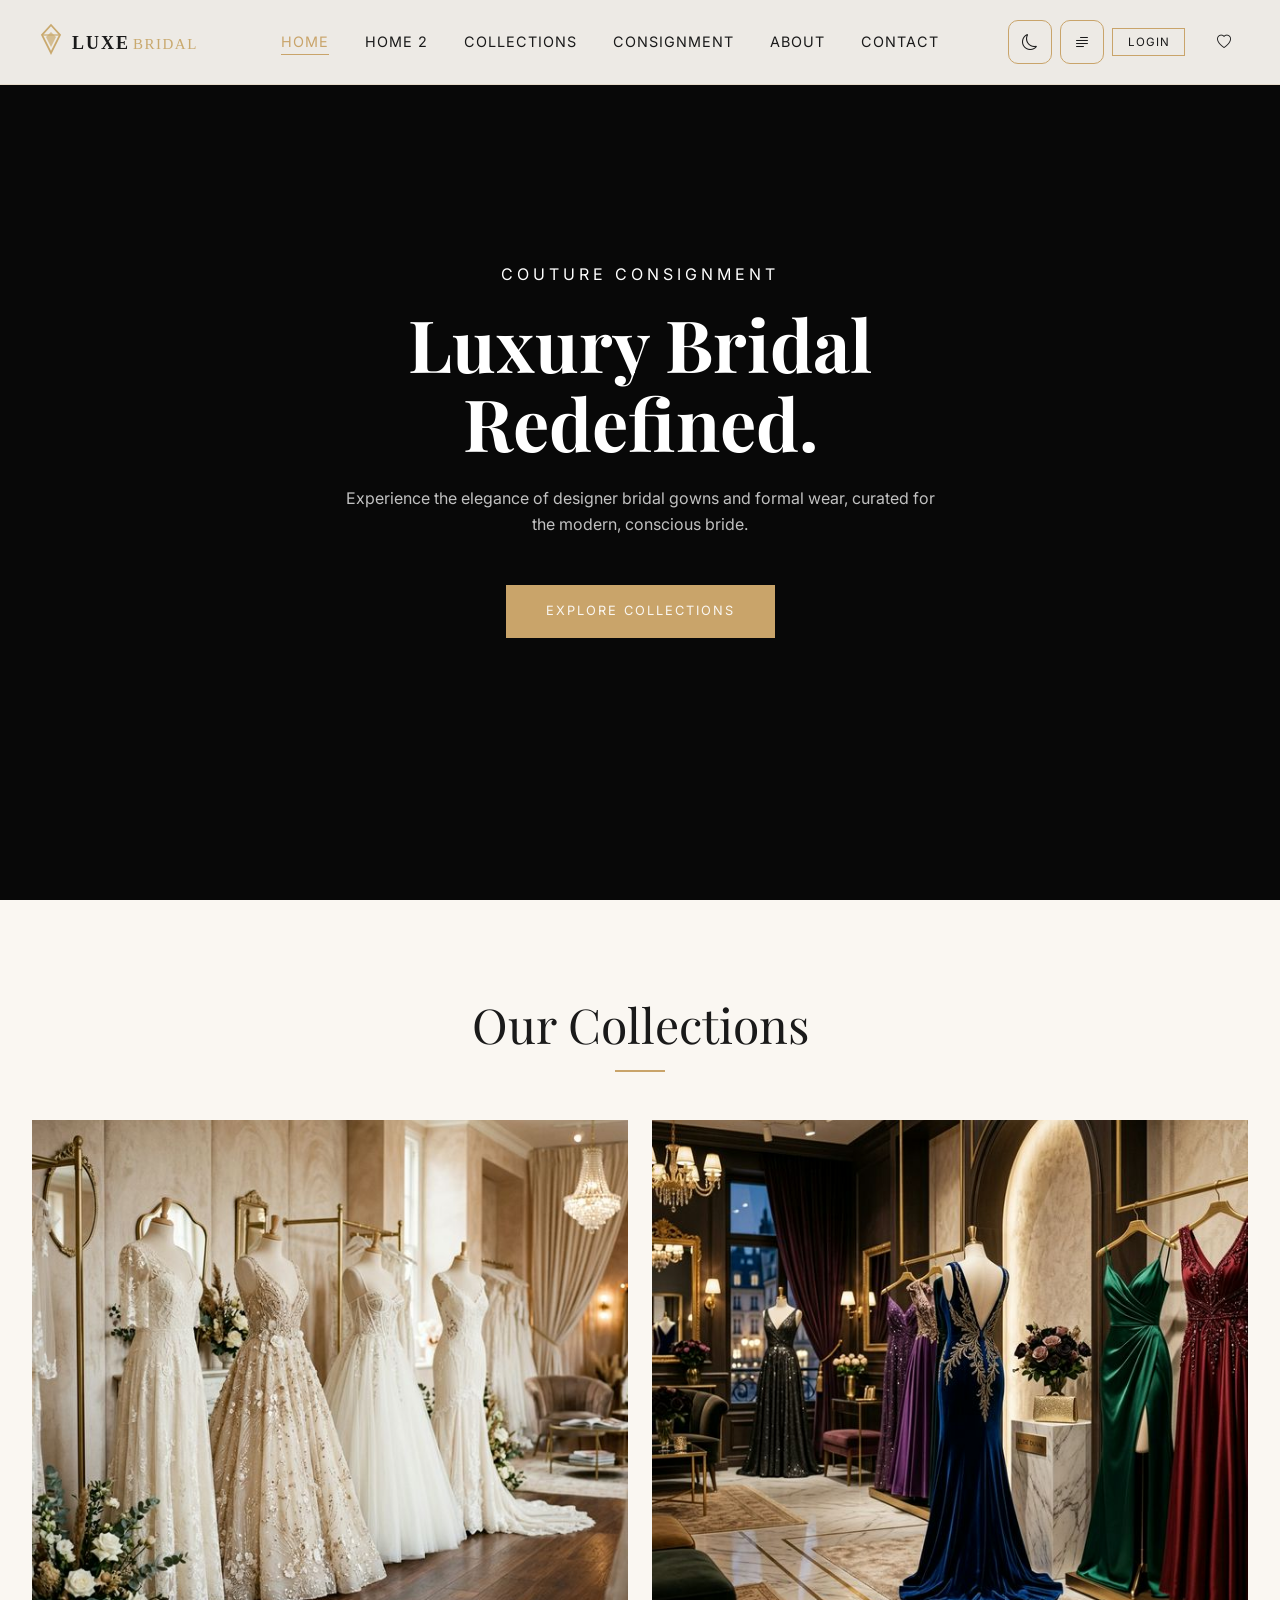
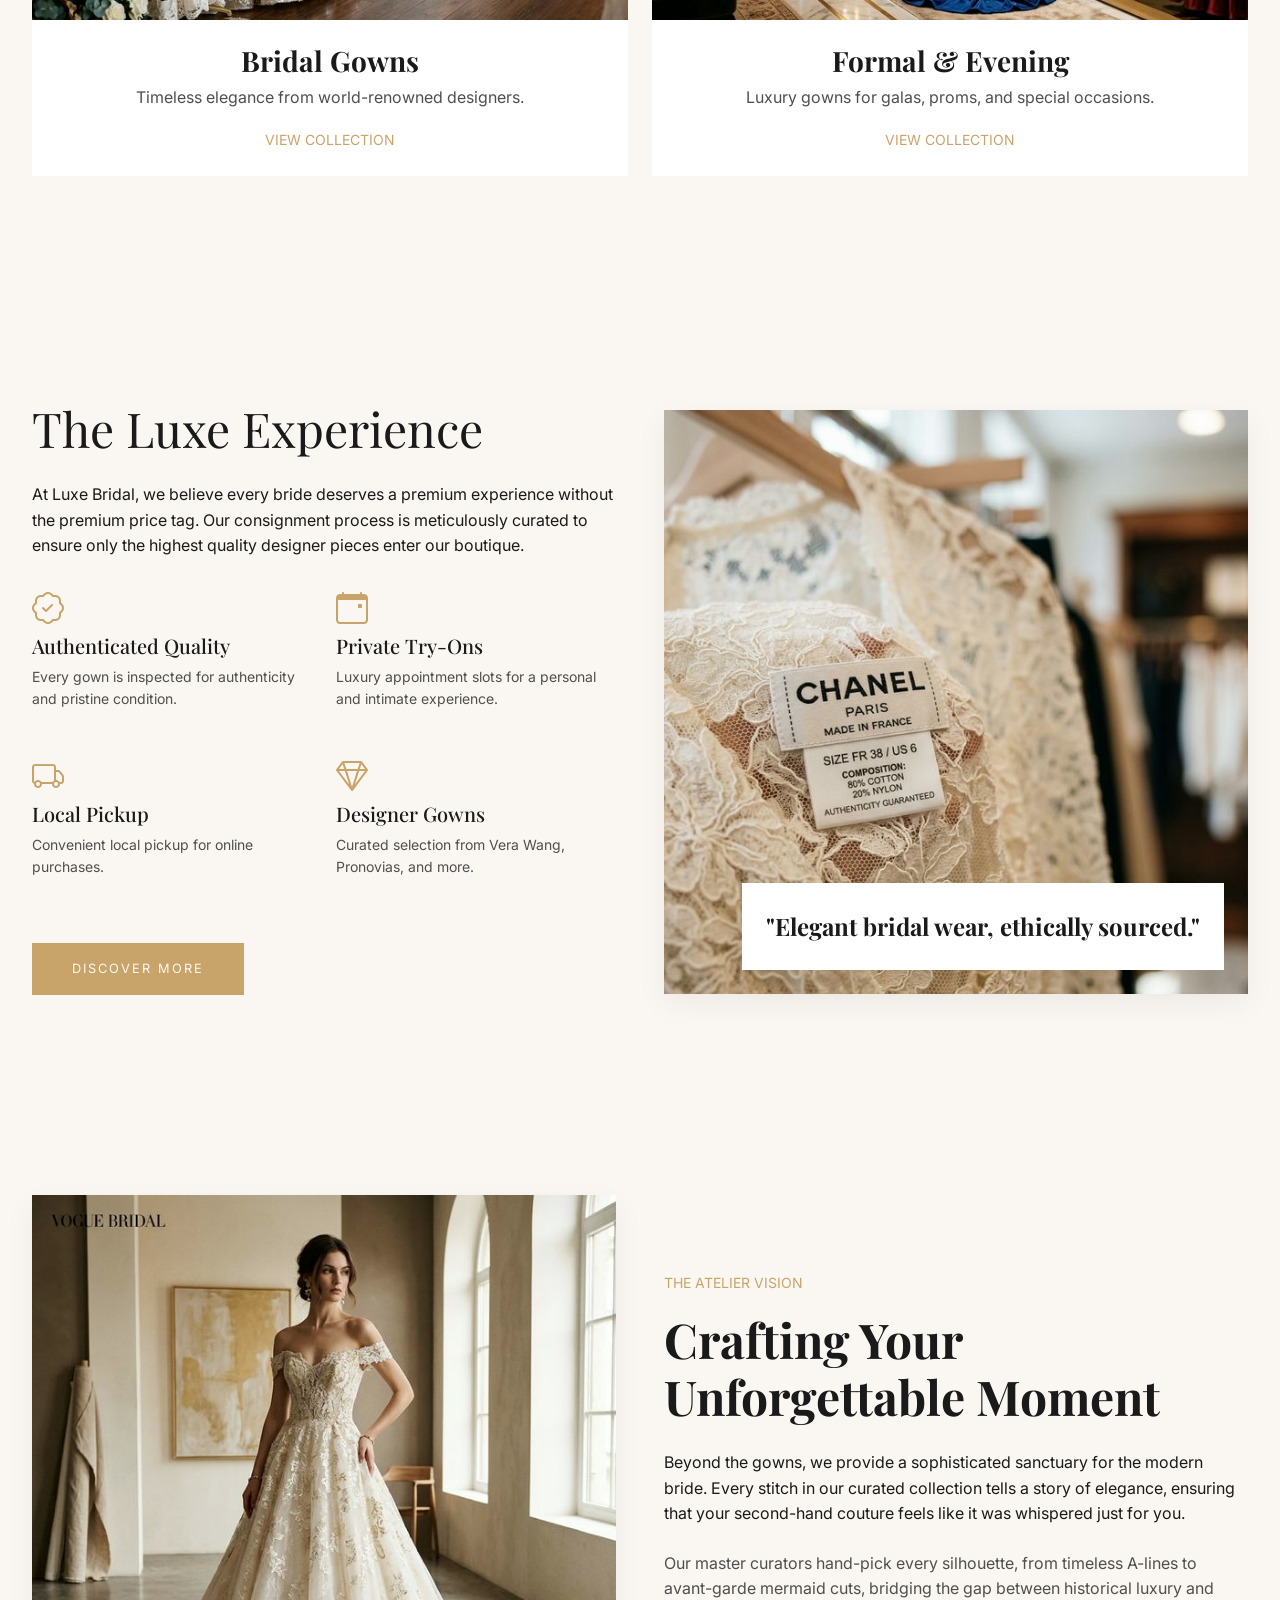
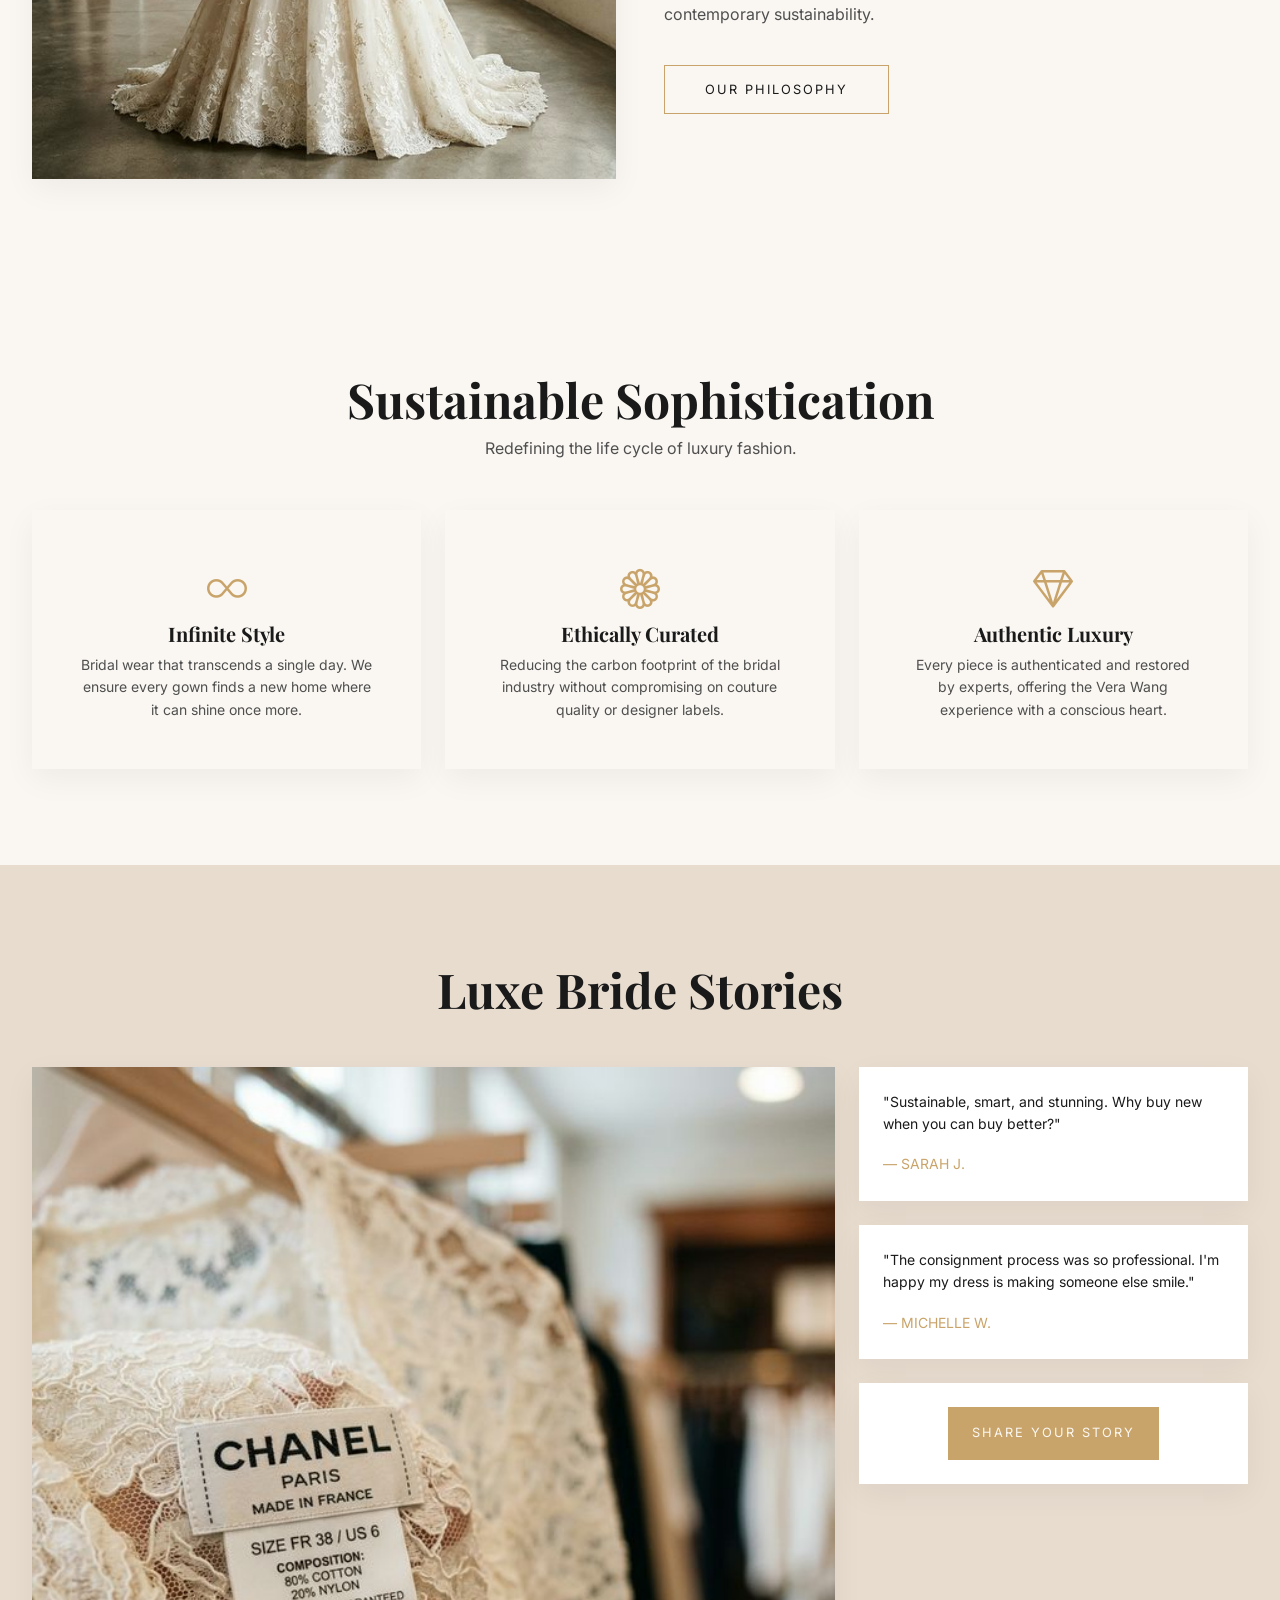
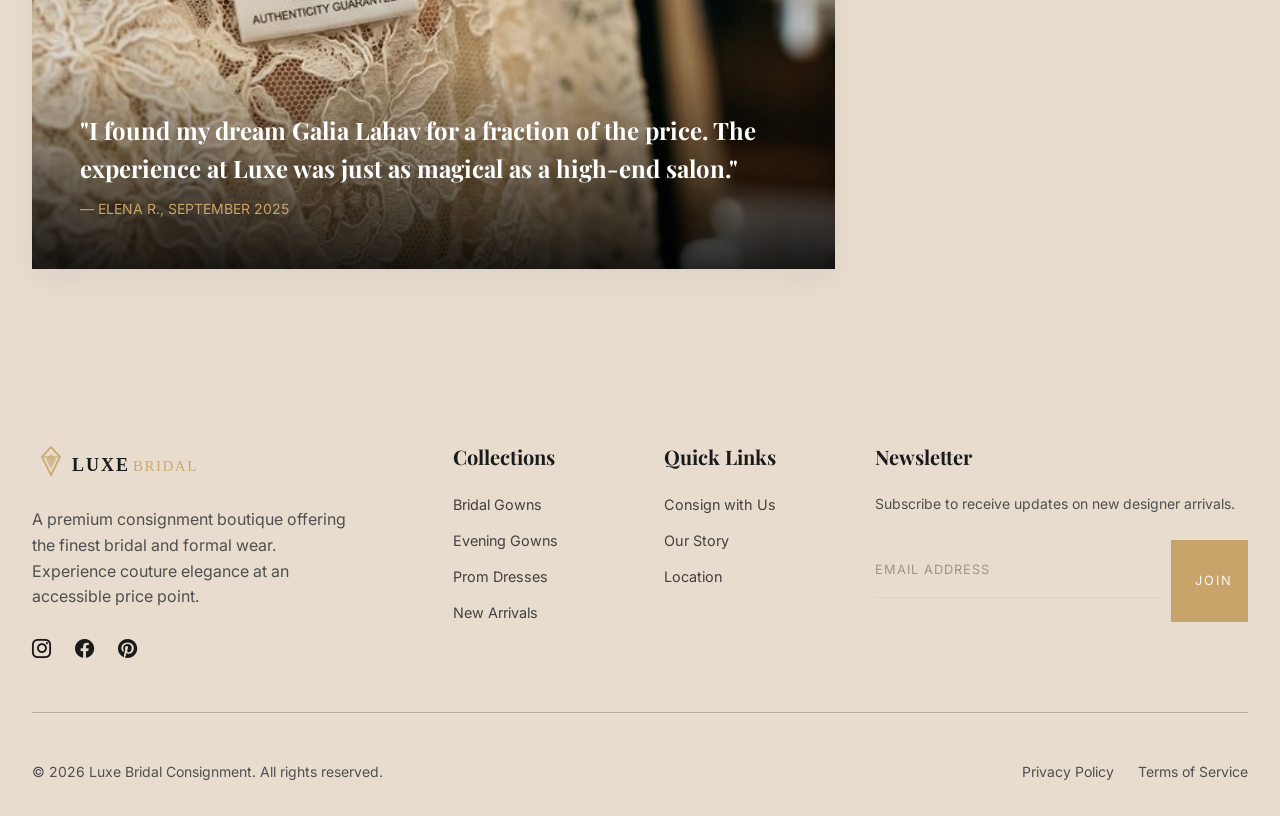
<file: index.html>
﻿<!DOCTYPE html>
<html lang="en">

<head>
    <meta charset="UTF-8">
    <meta name="viewport" content="width=device-width, initial-scale=1.0">
    <title>LUXE BRIDAL | Premium Bridal & Formal Consignment</title>
    <link rel="icon" type="image/svg+xml" href="images/favicon.svg">
    <meta name="description"
        content="Discover luxury bridal and formal wear at Luxe Bridal. Premium designer consignment gowns for the modern bride.">

    <!-- Bootstrap 5 CDN -->
    <link href="https://cdn.jsdelivr.net/npm/bootstrap@5.3.0/dist/css/bootstrap.min.css" rel="stylesheet">
    <!-- Bootstrap Icons -->
    <link rel="stylesheet" href="https://cdn.jsdelivr.net/npm/bootstrap-icons@1.11.1/font/bootstrap-icons.css">
    <!-- Custom CSS -->
    <link rel="stylesheet" href="css/style.css">
</head>

<body data-theme="light">

    <!-- Header -->
    <nav class="navbar-luxury">
        <div class="container-custom d-flex justify-content-between align-items-center">
            <a href="index.html" class="brand-logo">
                <svg xmlns="http://www.w3.org/2000/svg" height="38" viewBox="0 0 180 38" fill="none" aria-label="Luxe Bridal Logo" style="display:inline-block;vertical-align:middle;"><g transform="translate(2,2)"><polygon points="17,0 26,10 17,28 8,10" fill="none" stroke="#C9A96E" stroke-width="1.8"/><polygon points="17,7 22,12 17,22 12,12" fill="#C9A96E" opacity="0.7"/><line x1="8" y1="10" x2="26" y2="10" stroke="#C9A96E" stroke-width="1.2"/></g><text x="40" y="26" font-family="Georgia,serif" font-size="18" font-weight="700" letter-spacing="2" fill="currentColor">LUXE</text><text x="101" y="26" font-family="Georgia,serif" font-size="15" font-weight="400" letter-spacing="1.5" fill="#C9A96E">BRIDAL</text></svg>
            </a>

            <div class="nav-links-desktop d-none d-lg-block">
                <a href="index.html" class="nav-link-custom active">Home</a>
                <a href="home2.html" class="nav-link-custom">Home 2</a>
                <a href="collections.html" class="nav-link-custom">Collections</a>
                <a href="consignment.html" class="nav-link-custom">Consignment</a>
                <a href="about.html" class="nav-link-custom">About</a>
                <a href="contact.html" class="nav-link-custom">Contact</a>
            </div>

            <div class="header-actions d-flex align-items-center">
                <button id="theme-toggle" class="btn border-0 p-2 me-2" aria-label="Toggle Theme">
                    <i class="bi bi-moon"></i>
                </button>
                <button id="rtl-toggle" class="btn border-0 p-2 me-2" aria-label="Toggle RTL">
                    <i class="bi bi-text-paragraph"></i>
                </button>
                <a href="login.html" class="nav-login-btn d-none d-xl-inline-flex me-3">Login</a>
                <a href="#" class="nav-link-custom me-3"><i class="bi bi-heart"></i></a>
                <button id="hamburger-menu" class="btn border-0 p-0 d-lg-none" aria-label="Open Menu">
                    <i class="bi bi-list fs-3"></i>
                </button>
            </div>
        </div>
    </nav>

    <!-- Sidebar Menu (Mobile & Expanded) -->
    <div id="sidebar-overlay" class="sidebar-overlay"></div>
    <div id="sidebar-menu" class="sidebar-menu">
        <div id="sidebar-close" class="sidebar-close"><i class="bi bi-x-lg"></i></div>
        <nav class="d-flex flex-column gap-4">
            <a href="index.html" class="fs-4 luxury-heading">Home</a>
            <a href="home2.html" class="fs-4 luxury-heading">Home 2</a>
            <a href="collections.html" class="fs-4 luxury-heading">Collections</a>
            <a href="consignment.html" class="fs-4 luxury-heading">Consignment</a>
            <a href="about.html" class="fs-4 luxury-heading">Our Story</a>
            <a href="contact.html" class="fs-4 luxury-heading">Contact</a>
            <hr class="my-3 opacity-25">
            <a href="login.html" class="nav-login-btn mt-2 align-self-start">Login</a>
        </nav>
    </div>

    <!-- Hero Section -->
    <header class="hero hero-full-image" style="background-image: url('https://www.elegantwedding.ca/wp-content/uploads/2024/06/white-babys-breath-bridal-boquet-810x589.jpg'); background-size: cover !important; background-position: center center !important; background-repeat: no-repeat !important;">
        <div class="hero-overlay"></div>
        <div class="hero-content container">
            <span class="text-white text-uppercase letter-spacing-2 mb-3 d-block" style="letter-spacing: 4px;">Couture
                Consignment</span>
            <h1 class="text-white">Luxury Bridal Redefined.</h1>
            <p class="text-white opacity-75 mb-5 mx-auto" style="max-width: 600px;">Experience the elegance of designer
                bridal gowns and formal wear, curated for the modern, conscious bride.</p>
            <div class="d-flex flex-column flex-md-row justify-content-center gap-3">
                <a href="collections.html" class="btn-gold">Explore Collections</a>
            </div>
        </div>
    </header>

    <!-- Featured Collections -->
    <section class="py-5 bg-ivory">
        <div class="container-custom py-5">
            <div class="text-center mb-5">
                <h2 class="display-5 mb-3">Our Collections</h2>
                <div class="accent-line mx-auto" style="width: 50px; height: 2px; background: var(--accent-gold);">
                </div>
            </div>

            <div class="row g-4">
                <div class="col-md-6">
                    <div class="product-card">
                        <img src="images/collection_bridal.png" alt="Bridal Collection">
                        <div class="product-info">
                            <h3>Bridal Gowns</h3>
                            <p class="text-muted">Timeless elegance from world-renowned designers.</p>
                            <a href="collections.html?category=bridal"
                                class="text-gold text-uppercase letter-spacing-1 small">View Collection</a>
                        </div>
                    </div>
                </div>
                <div class="col-md-6">
                    <div class="product-card">
                        <img src="images/collection_formal.png" alt="Formal Wear Collection">
                        <div class="product-info">
                            <h3>Formal & Evening</h3>
                            <p class="text-muted">Luxury gowns for galas, proms, and special occasions.</p>
                            <a href="collections.html?category=formal"
                                class="text-gold text-uppercase letter-spacing-1 small">View Collection</a>
                        </div>
                    </div>
                </div>
            </div>
        </div>
    </section>

    <!-- Why Choose Us -->
    <section class="py-5">
        <div class="container-custom py-5">
            <div class="row align-items-center g-5">
                <div class="col-lg-6">
                    <h2 class="display-5 mb-4">The Luxe Experience</h2>
                    <p class="mb-4">At Luxe Bridal, we believe every bride deserves a premium experience without the
                        premium price tag. Our consignment process is meticulously curated to ensure only the highest
                        quality designer pieces enter our boutique.</p>
                    <div class="row g-4">
                        <div class="col-md-6">
                            <i class="bi bi-patch-check text-gold fs-2 mb-2"></i>
                            <h4 class="h5">Authenticated Quality</h4>
                            <p class="small text-muted">Every gown is inspected for authenticity and pristine condition.
                            </p>
                        </div>
                        <div class="col-md-6">
                            <i class="bi bi-calendar-event text-gold fs-2 mb-2"></i>
                            <h4 class="h5">Private Try-Ons</h4>
                            <p class="small text-muted">Luxury appointment slots for a personal and intimate experience.
                            </p>
                        </div>
                        <div class="col-md-6">
                            <i class="bi bi-truck text-gold fs-2 mb-2"></i>
                            <h4 class="h5">Local Pickup</h4>
                            <p class="small text-muted">Convenient local pickup for online purchases.</p>
                        </div>
                        <div class="col-md-6">
                            <i class="bi bi-gem text-gold fs-2 mb-2"></i>
                            <h4 class="h5">Designer Gowns</h4>
                            <p class="small text-muted">Curated selection from Vera Wang, Pronovias, and more.</p>
                        </div>
                    </div>
                    <a href="about.html" class="btn-gold mt-5">Discover More</a>
                </div>
                <div class="col-lg-6">
                    <div class="position-relative">
                        <img src="images/consignment_process.png" alt="Boutique Experience"
                            class="img-fluid luxury-shadow">
                        <div class="position-absolute bottom-0 end-0 bg-white p-4 d-none d-md-block m-4 luxury-shadow"
                            style="background: var(--card-bg) !important;">
                            <p class="luxury-heading mb-0 fs-4">"Elegant bridal wear, ethically sourced."</p>
                        </div>
                    </div>
                </div>
            </div>
        </div>
    </section>

    <!-- New Section 1: Atelier Vision -->
    <section class="py-5 bg-ivory">
        <div class="container-custom py-5">
            <div class="row align-items-center g-5 flex-row-reverse">
                <div class="col-lg-6">
                    <span class="text-gold text-uppercase letter-spacing-2 small mb-3 d-block">The Atelier Vision</span>
                    <h2 class="display-5 luxury-heading mb-4">Crafting Your Unforgettable Moment</h2>
                    <p class="mb-4">Beyond the gowns, we provide a sophisticated sanctuary for the modern bride. Every
                        stitch in our curated collection tells a story of elegance, ensuring that your second-hand
                        couture feels like it was whispered just for you.</p>
                    <p class="text-muted mb-5">Our master curators hand-pick every silhouette, from timeless A-lines to
                        avant-garde mermaid cuts, bridging the gap between historical luxury and contemporary
                        sustainability.</p>
                    <a href="about.html" class="btn-outline">Our Philosophy</a>
                </div>
                <div class="col-lg-6">
                    <img src="images/hero_bridal.png" alt="Atelier Vision" class="img-fluid luxury-shadow"
                        style="filter: grayscale(10%);">
                </div>
            </div>
        </div>
    </section>

    <!-- New Section 2: Sustainable Couture -->
    <section class="py-5">
        <div class="container-custom py-5">
            <div class="text-center mb-5">
                <h2 class="display-5 luxury-heading">Sustainable Sophistication</h2>
                <p class="text-muted">Redefining the life cycle of luxury fashion.</p>
            </div>
            <div class="row g-4">
                <div class="col-md-4">
                    <div class="p-5 border-color text-center h-100 luxury-shadow">
                        <i class="bi bi-infinity fs-1 text-gold mb-4"></i>
                        <h4 class="h5 luxury-heading">Infinite Style</h4>
                        <p class="small text-muted mb-0">Bridal wear that transcends a single day. We ensure every gown
                            finds a new home where it can shine once more.</p>
                    </div>
                </div>
                <div class="col-md-4">
                    <div class="p-5 border-color text-center h-100 luxury-shadow">
                        <i class="bi bi-flower1 fs-1 text-gold mb-4"></i>
                        <h4 class="h5 luxury-heading">Ethically Curated</h4>
                        <p class="small text-muted mb-0">Reducing the carbon footprint of the bridal industry without
                            compromising on couture quality or designer labels.</p>
                    </div>
                </div>
                <div class="col-md-4">
                    <div class="p-5 border-color text-center h-100 luxury-shadow">
                        <i class="bi bi-gem fs-1 text-gold mb-4"></i>
                        <h4 class="h5 luxury-heading">Authentic Luxury</h4>
                        <p class="small text-muted mb-0">Every piece is authenticated and restored by experts, offering
                            the Vera Wang experience with a conscious heart.</p>
                    </div>
                </div>
            </div>
        </div>
    </section>

    <!-- New Section 3: Modern Stories -->
    <section class="py-5 bg-secondary-subtle" style="background: var(--secondary-bg) !important;">
        <div class="container-custom py-5">
            <h2 class="display-5 luxury-heading text-center mb-5">Luxe Bride Stories</h2>
            <div class="row g-4">
                <div class="col-lg-8">
                    <div class="h-100 p-0 overflow-hidden luxury-shadow position-relative" style="min-height: 400px;">
                        <img src="images/consignment_process.png" alt="Happy Bride"
                            class="img-fluid w-100 h-100 object-fit-cover shadow-lg">
                        <div class="position-absolute bottom-0 start-0 p-5 w-100"
                            style="background: linear-gradient(transparent, rgba(0,0,0,0.85));">
                            <p class="text-white mb-2 fs-4 luxury-heading">"I found my dream Galia Lahav for a fraction
                                of the price. The experience at Luxe was just as magical as a high-end salon."</p>
                            <span class="text-gold text-uppercase small">— Elena R., September 2025</span>
                        </div>
                    </div>
                </div>
                <div class="col-lg-4">
                    <div class="d-flex flex-column gap-4 h-100">
                        <div class="p-4 bg-white luxury-shadow" style="background: var(--card-bg) !important;">
                            <p class="small italic mb-3">"Sustainable, smart, and stunning. Why buy new when you can buy
                                better?"</p>
                            <span class="text-gold small text-uppercase">— Sarah J.</span>
                        </div>
                        <div class="p-4 bg-white luxury-shadow" style="background: var(--card-bg) !important;">
                            <p class="small italic mb-3">"The consignment process was so professional. I'm happy my
                                dress is making someone else smile."</p>
                            <span class="text-gold small text-uppercase">— Michelle W.</span>
                        </div>
                        <div class="p-4 bg-white luxury-shadow d-flex align-items-center justify-content-center text-center"
                            style="background: var(--card-bg) !important;">
                            <a href="contact.html" class="btn-gold px-4">Share Your Story</a>
                        </div>
                    </div>
                </div>
            </div>
        </div>
    </section>

    <!-- Footer -->
    <footer>
        <div class="container-custom">
            <div class="row g-5">
                <div class="col-lg-4">
                    <a href="index.html" class="brand-logo mb-4">
                <svg xmlns="http://www.w3.org/2000/svg" height="38" viewBox="0 0 180 38" fill="none" aria-label="Luxe Bridal Logo" style="display:inline-block;vertical-align:middle;"><g transform="translate(2,2)"><polygon points="17,0 26,10 17,28 8,10" fill="none" stroke="#C9A96E" stroke-width="1.8"/><polygon points="17,7 22,12 17,22 12,12" fill="#C9A96E" opacity="0.7"/><line x1="8" y1="10" x2="26" y2="10" stroke="#C9A96E" stroke-width="1.2"/></g><text x="40" y="26" font-family="Georgia,serif" font-size="18" font-weight="700" letter-spacing="2" fill="currentColor">LUXE</text><text x="101" y="26" font-family="Georgia,serif" font-size="15" font-weight="400" letter-spacing="1.5" fill="#C9A96E">BRIDAL</text></svg>
            </a>
                    <p class="text-muted pe-lg-5">A premium consignment boutique offering the finest bridal and formal
                        wear. Experience couture elegance at an accessible price point.</p>
                    <div class="d-flex mt-4">
                        <a href="#" class="social-icon"><i class="bi bi-instagram"></i></a>
                        <a href="#" class="social-icon"><i class="bi bi-facebook"></i></a>
                        <a href="#" class="social-icon"><i class="bi bi-pinterest"></i></a>
                    </div>
                </div>
                <div class="col-md-4 col-lg-2">
                    <h5 class="luxury-heading mb-4">Collections</h5>
                    <a href="collections.html" class="footer-link">Bridal Gowns</a>
                    <a href="collections.html" class="footer-link">Evening Gowns</a>
                    <a href="collections.html" class="footer-link">Prom Dresses</a>
                    <a href="collections.html" class="footer-link">New Arrivals</a>
                </div>
                <div class="col-md-4 col-lg-2">
                    <h5 class="luxury-heading mb-4">Quick Links</h5>
                    <a href="consignment.html" class="footer-link">Consign with Us</a>
                    <a href="about.html" class="footer-link">Our Story</a>
                    <a href="contact.html" class="footer-link">Location</a>
                </div>
                <div class="col-md-4 col-lg-4">
                    <h5 class="luxury-heading mb-4">Newsletter</h5>
                    <p class="small text-muted mb-4">Subscribe to receive updates on new designer arrivals.</p>
                    <div class="d-flex">
                        <input type="email" class="form-control-luxury me-2" placeholder="Email Address">
                        <button class="btn-gold px-4">Join</button>
                    </div>
                </div>
            </div>
            <hr class="my-5 opacity-10">
            <div class="d-flex flex-column flex-md-row justify-content-between align-items-center gap-3">
                <p class="small text-muted mb-0">&copy; 2026 Luxe Bridal Consignment. All rights reserved.</p>
                <div class="d-flex gap-4">
                    <a href="#" class="small text-muted">Privacy Policy</a>
                    <a href="#" class="small text-muted">Terms of Service</a>
                </div>
            </div>
        </div>
    </footer>

    <!-- Scripts -->
    <script src="https://cdn.jsdelivr.net/npm/bootstrap@5.3.0/dist/js/bootstrap.bundle.min.js"></script>
    <script src="js/main.js"></script>
</body>

</html>
</file>
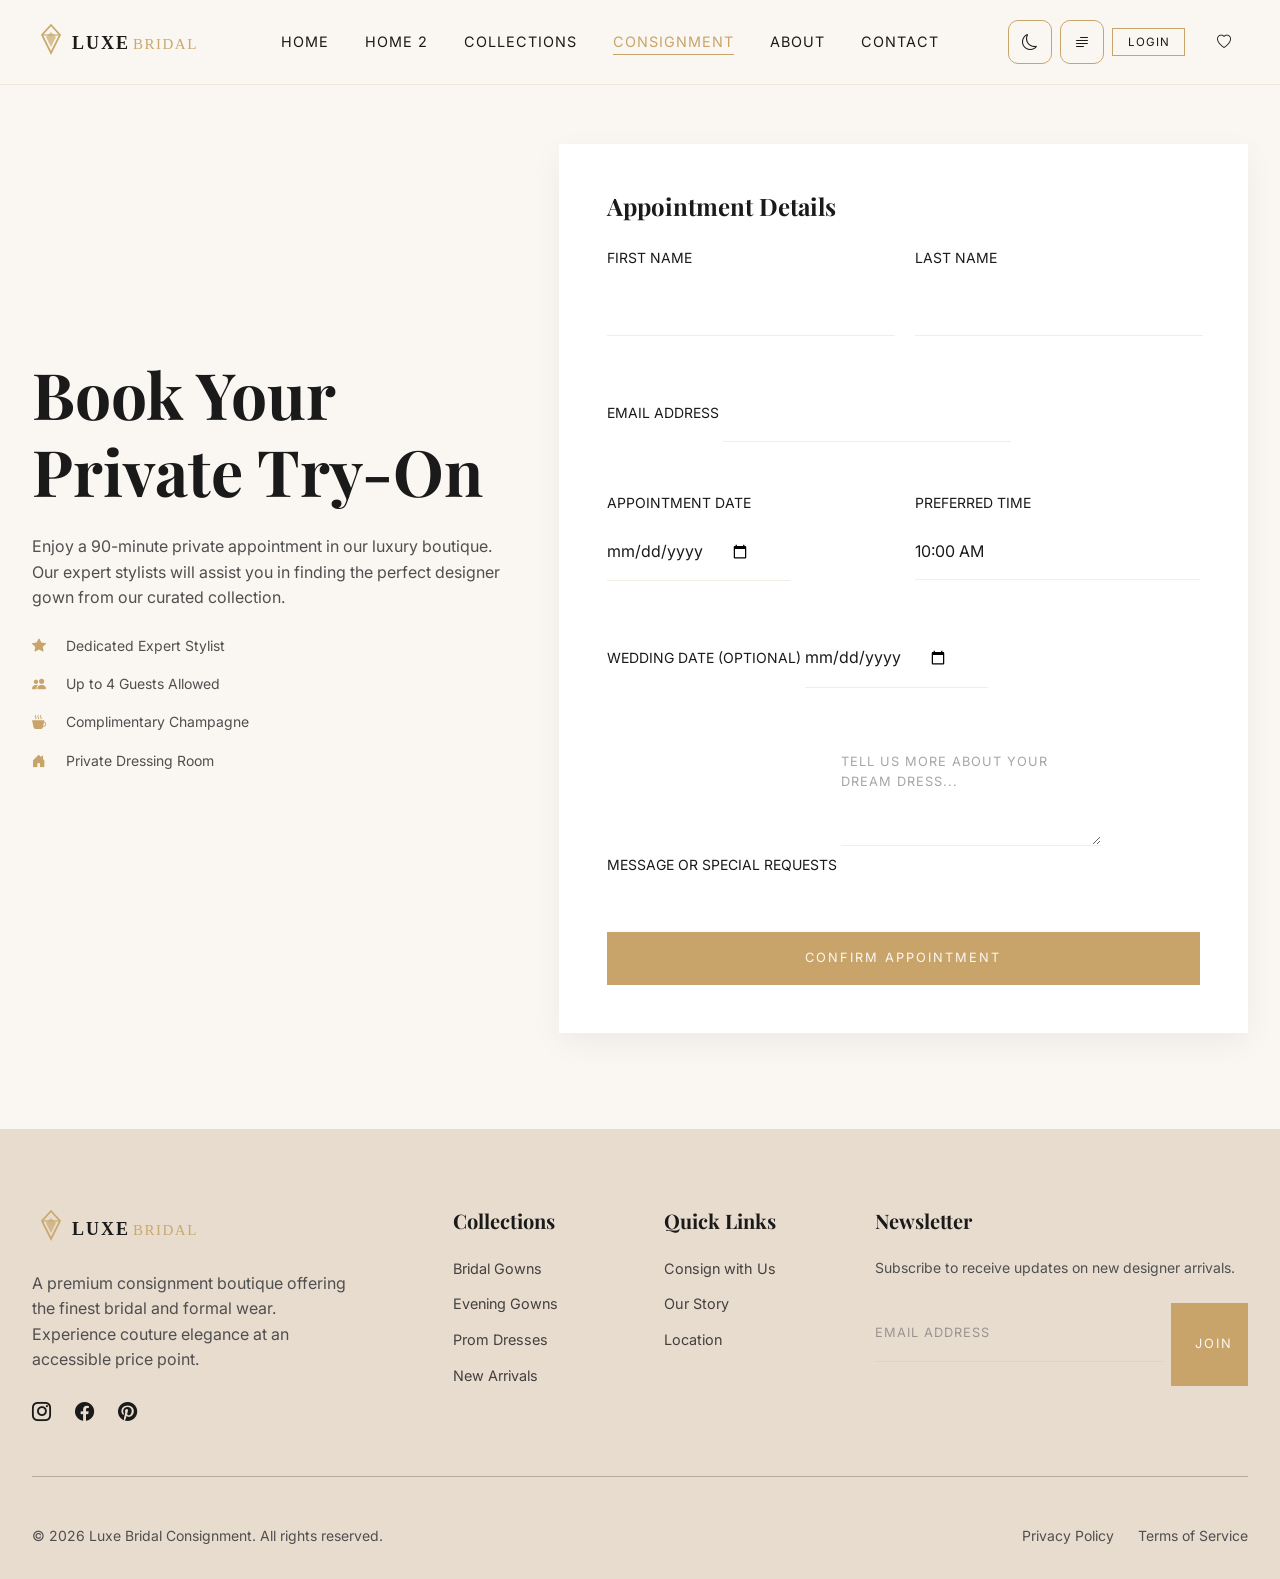
<file: appointment-booking.html>
﻿<!DOCTYPE html>
<html lang="en">

<head>
    <meta charset="UTF-8">
    <meta name="viewport" content="width=device-width, initial-scale=1.0">
    <title>Book Your Try-On | LUXE BRIDAL</title>
    <link rel="icon" type="image/svg+xml" href="images/favicon.svg">
    <link href="https://cdn.jsdelivr.net/npm/bootstrap@5.3.0/dist/css/bootstrap.min.css" rel="stylesheet">
    <link rel="stylesheet" href="https://cdn.jsdelivr.net/npm/bootstrap-icons@1.11.1/font/bootstrap-icons.css">
    <link rel="stylesheet" href="css/style.css">
</head>

<body data-theme="light">

    <!-- Header -->
    <nav class="navbar-luxury">
        <div class="container-custom d-flex justify-content-between align-items-center">
            <a href="index.html" class="brand-logo">
                <svg xmlns="http://www.w3.org/2000/svg" height="38" viewBox="0 0 180 38" fill="none" aria-label="Luxe Bridal Logo" style="display:inline-block;vertical-align:middle;"><g transform="translate(2,2)"><polygon points="17,0 26,10 17,28 8,10" fill="none" stroke="#C9A96E" stroke-width="1.8"/><polygon points="17,7 22,12 17,22 12,12" fill="#C9A96E" opacity="0.7"/><line x1="8" y1="10" x2="26" y2="10" stroke="#C9A96E" stroke-width="1.2"/></g><text x="40" y="26" font-family="Georgia,serif" font-size="18" font-weight="700" letter-spacing="2" fill="currentColor">LUXE</text><text x="101" y="26" font-family="Georgia,serif" font-size="15" font-weight="400" letter-spacing="1.5" fill="#C9A96E">BRIDAL</text></svg>
            </a>

            <div class="nav-links-desktop d-none d-lg-block">
                <a href="index.html" class="nav-link-custom">Home</a>
                <a href="home2.html" class="nav-link-custom">Home 2</a>
                <a href="collections.html" class="nav-link-custom">Collections</a>
                <a href="consignment.html" class="nav-link-custom active">Consignment</a>
                <a href="about.html" class="nav-link-custom">About</a>
                <a href="contact.html" class="nav-link-custom">Contact</a>
            </div>

            <div class="header-actions d-flex align-items-center">
                <button id="theme-toggle" class="btn border-0 p-2 me-2" aria-label="Toggle Theme">
                    <i class="bi bi-moon"></i>
                </button>
                <button id="rtl-toggle" class="btn border-0 p-2 me-2" aria-label="Toggle RTL">
                    <i class="bi bi-text-paragraph"></i>
                </button>
                <a href="login.html" class="nav-login-btn d-none d-xl-inline-flex me-3">Login</a>
                <a href="#" class="nav-link-custom me-3"><i class="bi bi-heart"></i></a>
                <button id="hamburger-menu" class="btn border-0 p-0 d-lg-none" aria-label="Open Menu">
                    <i class="bi bi-list fs-3"></i>
                </button>
            </div>
        </div>
    </nav>

    <!-- Sidebar Menu (Mobile & Expanded) -->
    <div id="sidebar-overlay" class="sidebar-overlay"></div>
    <div id="sidebar-menu" class="sidebar-menu">
        <div id="sidebar-close" class="sidebar-close"><i class="bi bi-x-lg"></i></div>
        <nav class="d-flex flex-column gap-4">
            <a href="index.html" class="fs-4 luxury-heading">Home</a>
            <a href="home2.html" class="fs-4 luxury-heading">Home 2</a>
            <a href="collections.html" class="fs-4 luxury-heading">Collections</a>
            <a href="consignment.html" class="fs-4 luxury-heading">Consignment</a>
            <a href="appointment-booking.html" class="fs-4 luxury-heading">Book Appointment</a>
            <a href="about.html" class="fs-4 luxury-heading">Our Story</a>
            <a href="contact.html" class="fs-4 luxury-heading">Contact</a>
            <hr class="my-3 opacity-25">
            <a href="login.html" class="nav-login-btn mt-2 align-self-start">Login</a>
        </nav>
    </div>

    <!-- Page Header -->
    <section class="py-5 mt-5">
        <div class="container-custom py-5">
            <div class="row align-items-center g-5">
                <div class="col-lg-5">
                    <h1 class="display-3 luxury-heading mb-4">Book Your Private Try-On</h1>
                    <p class="text-muted mb-4">Enjoy a 90-minute private appointment in our luxury boutique. Our expert
                        stylists will assist you in finding the perfect designer gown from our curated collection.</p>
                    <ul class="list-unstyled mb-5 small text-muted">
                        <li class="mb-3"><i class="bi bi-star-fill text-gold me-3"></i> Dedicated Expert Stylist</li>
                        <li class="mb-3"><i class="bi bi-people-fill text-gold me-3"></i> Up to 4 Guests Allowed</li>
                        <li class="mb-3"><i class="bi bi-cup-hot-fill text-gold me-3"></i> Complimentary Champagne</li>
                        <li class="mb-3"><i class="bi bi-house-door-fill text-gold me-3"></i> Private Dressing Room</li>
                    </ul>
                </div>

                <!-- Booking Form -->
                <div class="col-lg-7">
                    <div class="p-5 bg-white luxury-shadow" style="background: var(--card-bg) !important;">
                        <h3 class="luxury-heading h4 mb-4">Appointment Details</h3>
                        <form id="booking-form">
                            <div class="row g-4">
                                <div class="col-md-6">
                                    <label class="small text-uppercase letter-spacing-1 mb-2">First Name</label>
                                    <input type="text" class="form-control-luxury" required>
                                </div>
                                <div class="col-md-6">
                                    <label class="small text-uppercase letter-spacing-1 mb-2">Last Name</label>
                                    <input type="text" class="form-control-luxury" required>
                                </div>
                                <div class="col-md-12">
                                    <label class="small text-uppercase letter-spacing-1 mb-2">Email Address</label>
                                    <input type="email" class="form-control-luxury" required>
                                </div>
                                <div class="col-md-6">
                                    <label class="small text-uppercase letter-spacing-1 mb-2">Appointment Date</label>
                                    <input type="date" class="form-control-luxury" required>
                                </div>
                                <div class="col-md-6">
                                    <label class="small text-uppercase letter-spacing-1 mb-2">Preferred Time</label>
                                    <select class="form-select form-control-luxury">
                                        <option>10:00 AM</option>
                                        <option>12:00 PM</option>
                                        <option>02:00 PM</option>
                                        <option>04:00 PM</option>
                                    </select>
                                </div>
                                <div class="col-md-12">
                                    <label class="small text-uppercase letter-spacing-1 mb-2">Wedding Date
                                        (Optional)</label>
                                    <input type="date" class="form-control-luxury">
                                </div>
                                <div class="col-md-12">
                                    <label class="small text-uppercase letter-spacing-1 mb-2">Message or Special
                                        Requests</label>
                                    <textarea class="form-control-luxury" rows="3"
                                        placeholder="Tell us more about your dream dress..."></textarea>
                                </div>
                            </div>
                            <button type="submit" class="btn-gold w-100 mt-5 py-3">Confirm Appointment</button>
                        </form>
                    </div>
                </div>
            </div>
        </div>
    </section>

    <!-- Footer -->
    <footer>
        <div class="container-custom">
            <div class="row g-5">
                <div class="col-lg-4">
                    <a href="index.html" class="brand-logo mb-4">
                <svg xmlns="http://www.w3.org/2000/svg" height="38" viewBox="0 0 180 38" fill="none" aria-label="Luxe Bridal Logo" style="display:inline-block;vertical-align:middle;"><g transform="translate(2,2)"><polygon points="17,0 26,10 17,28 8,10" fill="none" stroke="#C9A96E" stroke-width="1.8"/><polygon points="17,7 22,12 17,22 12,12" fill="#C9A96E" opacity="0.7"/><line x1="8" y1="10" x2="26" y2="10" stroke="#C9A96E" stroke-width="1.2"/></g><text x="40" y="26" font-family="Georgia,serif" font-size="18" font-weight="700" letter-spacing="2" fill="currentColor">LUXE</text><text x="101" y="26" font-family="Georgia,serif" font-size="15" font-weight="400" letter-spacing="1.5" fill="#C9A96E">BRIDAL</text></svg>
            </a>
                    <p class="text-muted pe-lg-5">A premium consignment boutique offering the finest bridal and formal
                        wear. Experience couture elegance at an accessible price point.</p>
                    <div class="d-flex mt-4">
                        <a href="#" class="social-icon"><i class="bi bi-instagram"></i></a>
                        <a href="#" class="social-icon"><i class="bi bi-facebook"></i></a>
                        <a href="#" class="social-icon"><i class="bi bi-pinterest"></i></a>
                    </div>
                </div>
                <div class="col-md-4 col-lg-2">
                    <h5 class="luxury-heading mb-4">Collections</h5>
                    <a href="collections.html" class="footer-link">Bridal Gowns</a>
                    <a href="collections.html" class="footer-link">Evening Gowns</a>
                    <a href="collections.html" class="footer-link">Prom Dresses</a>
                    <a href="collections.html" class="footer-link">New Arrivals</a>
                </div>
                <div class="col-md-4 col-lg-2">
                    <h5 class="luxury-heading mb-4">Quick Links</h5>
                    <a href="consignment.html" class="footer-link">Consign with Us</a>
                    <a href="about.html" class="footer-link">Our Story</a>
                    <a href="contact.html" class="footer-link">Location</a>
                </div>
                <div class="col-md-4 col-lg-4">
                    <h5 class="luxury-heading mb-4">Newsletter</h5>
                    <p class="small text-muted mb-4">Subscribe to receive updates on new designer arrivals.</p>
                    <div class="d-flex">
                        <input type="email" class="form-control-luxury me-2" placeholder="Email Address">
                        <button class="btn-gold px-4">Join</button>
                    </div>
                </div>
            </div>
            <hr class="my-5 opacity-10">
            <div class="d-flex flex-column flex-md-row justify-content-between align-items-center gap-3">
                <p class="small text-muted mb-0">&copy; 2026 Luxe Bridal Consignment. All rights reserved.</p>
                <div class="d-flex gap-4">
                    <a href="#" class="small text-muted">Privacy Policy</a>
                    <a href="#" class="small text-muted">Terms of Service</a>
                </div>
            </div>
        </div>
    </footer>

    <script src="https://cdn.jsdelivr.net/npm/bootstrap@5.3.0/dist/js/bootstrap.bundle.min.js"></script>
    <script src="js/main.js"></script>
    <script>
        document.getElementById('booking-form').addEventListener('submit', (e) => {
            e.preventDefault();
            alert('Your appointment request has been sent! We will contact you shortly to confirm.');
        });
    </script>
</body>

</html>
</file>
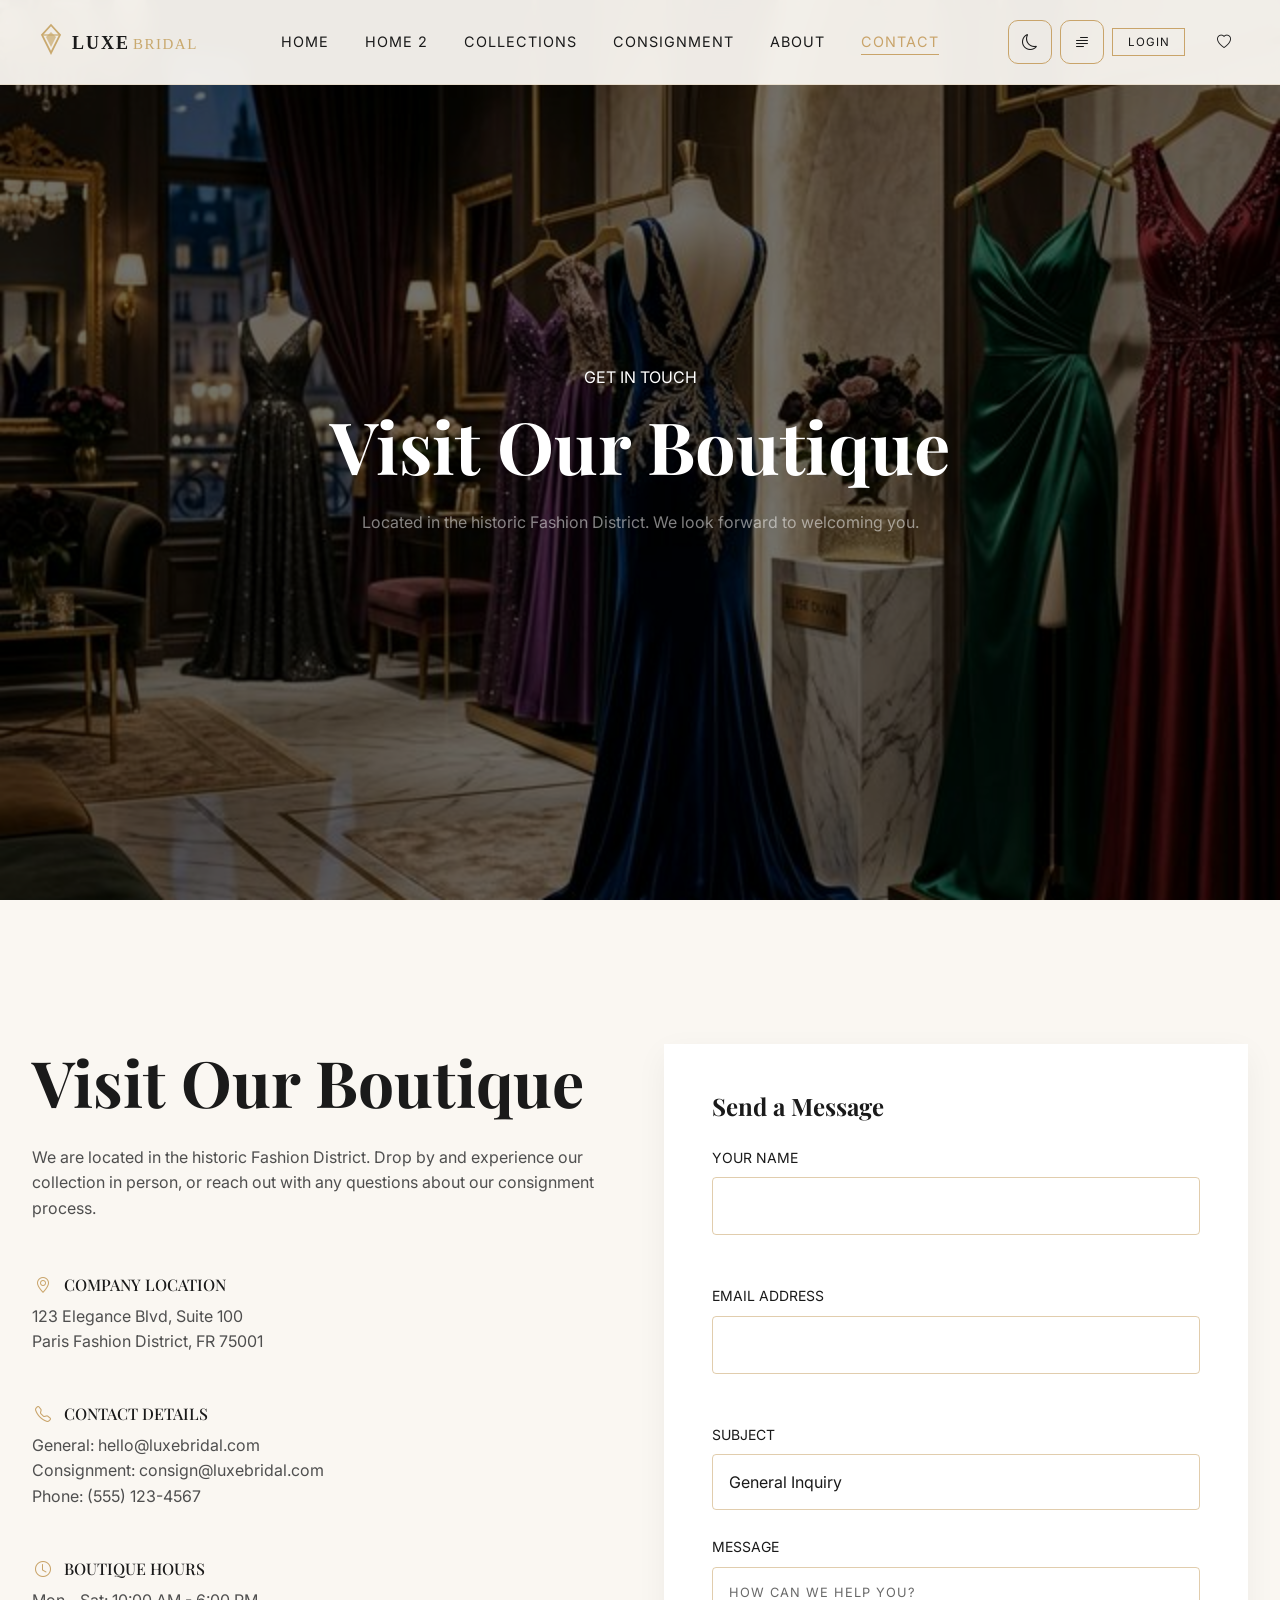
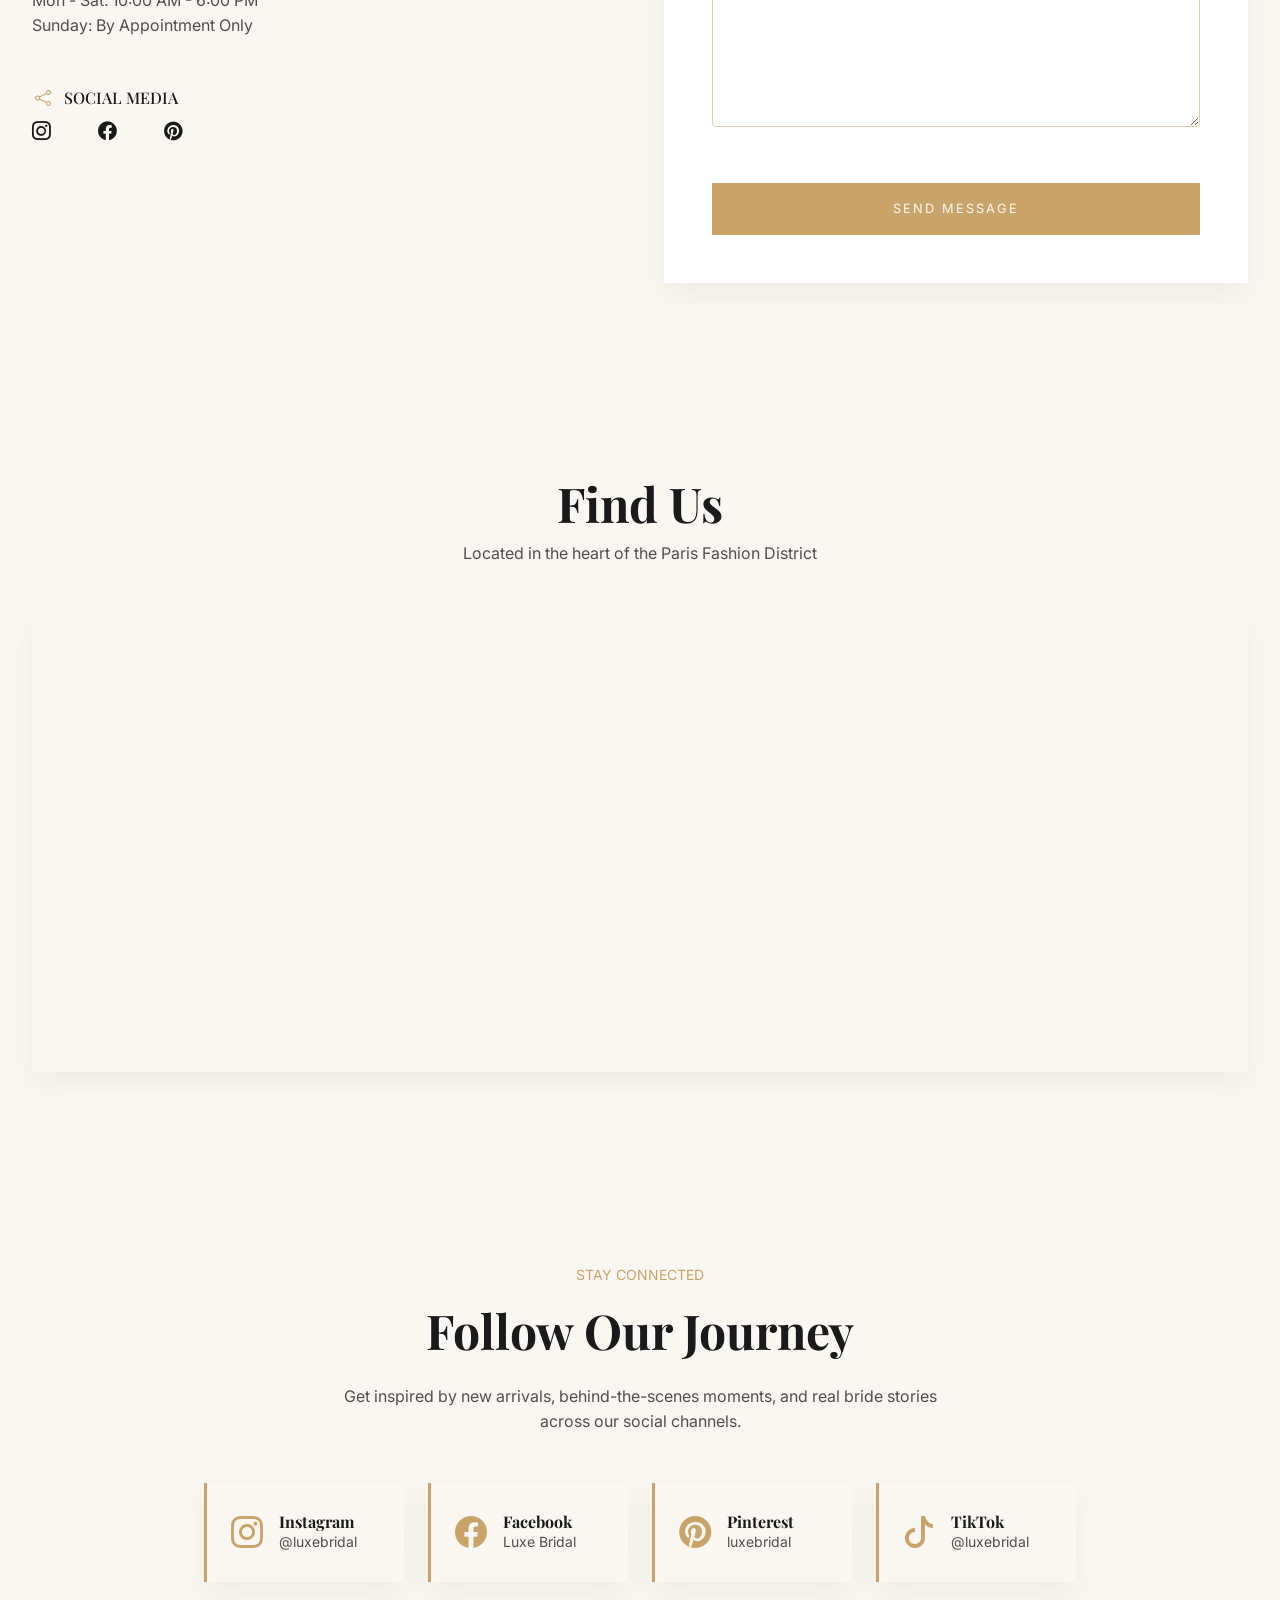
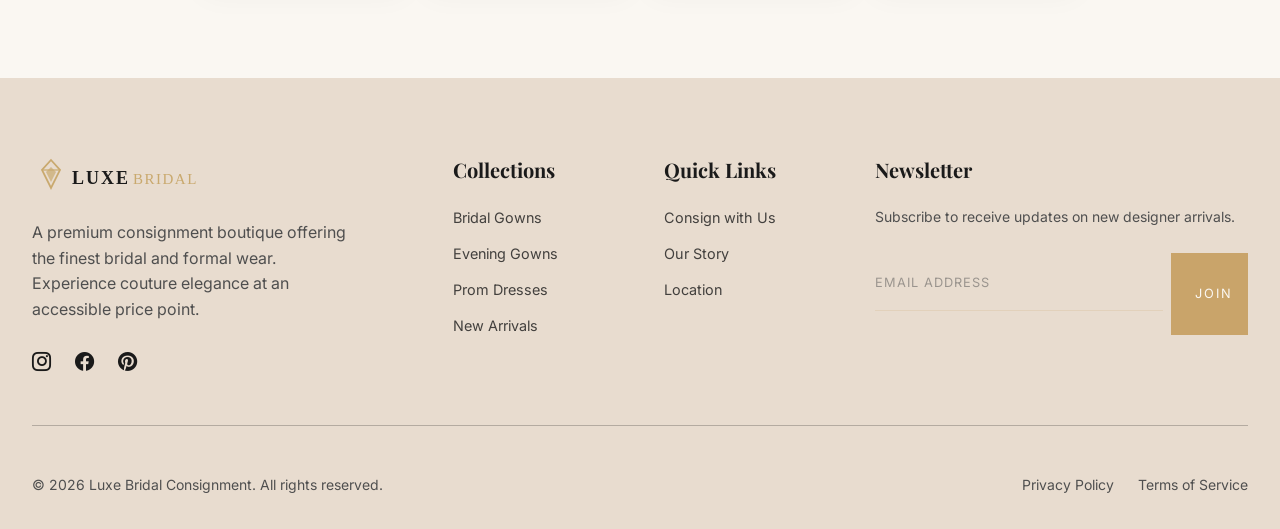
<file: contact.html>
﻿<!DOCTYPE html>
<html lang="en">

<head>
    <meta charset="UTF-8">
    <meta name="viewport" content="width=device-width, initial-scale=1.0">
    <title>Contact Us | LUXE BRIDAL</title>
    <link rel="icon" type="image/svg+xml" href="images/favicon.svg">
    <link href="https://cdn.jsdelivr.net/npm/bootstrap@5.3.0/dist/css/bootstrap.min.css" rel="stylesheet">
    <link rel="stylesheet" href="https://cdn.jsdelivr.net/npm/bootstrap-icons@1.11.1/font/bootstrap-icons.css">
    <link rel="stylesheet" href="css/style.css">
    <style>
        body.contact-page .contact-info-stack {
            display: flex;
            flex-direction: column;
            gap: 2.5rem;
        }

        body.contact-page .contact-info-block {
            padding: 0.25rem 0;
        }

        body.contact-page .contact-info-block h4 {
            display: flex;
            align-items: center;
            gap: 0.65rem;
            margin-bottom: 0.75rem;
        }

        body.contact-page .contact-section-logo {
            width: 22px;
            height: 22px;
            display: inline-flex;
            align-items: center;
            justify-content: center;
            font-size: 1rem;
            color: var(--accent-gold);
            flex-shrink: 0;
        }

        body.contact-page .contact-social-block .social-icon {
            font-size: 1.15rem;
        }

        body.contact-page .contact-form-shell .form-control-luxury,
        body.contact-page .contact-form-shell .form-select.form-control-luxury {
            background: transparent;
            color: var(--text-main) !important;
            border: 1px solid rgba(201, 164, 106, 0.55);
            border-radius: 4px;
            padding: 0.95rem 1rem;
            box-shadow: none;
        }

        body.contact-page .contact-form-shell .form-control-luxury::placeholder {
            color: var(--text-muted);
            opacity: 0.85;
        }

        body.contact-page .contact-form-shell .form-control-luxury:focus,
        body.contact-page .contact-form-shell .form-select.form-control-luxury:focus {
            border-color: var(--accent-gold);
            box-shadow: 0 0 0 2px rgba(201, 164, 106, 0.2);
        }

        body.contact-page .contact-form-shell .form-select.form-control-luxury {
            padding-right: 2rem;
        }

        body.contact-page[data-theme="dark"] .contact-form-shell .form-control-luxury,
        body.contact-page[data-theme="dark"] .contact-form-shell .form-select.form-control-luxury {
            border-color: rgba(212, 175, 114, 0.7);
            box-shadow: none;
        }

        body.contact-page[data-theme="dark"] .contact-form-shell .form-control-luxury:focus,
        body.contact-page[data-theme="dark"] .contact-form-shell .form-select.form-control-luxury:focus {
            border-color: var(--accent-gold);
            box-shadow: 0 0 0 2px rgba(212, 175, 114, 0.3);
        }

        body.contact-page[data-theme="dark"] .contact-form-shell .form-select.form-control-luxury option {
            background: #1A1A1B;
            color: #FFFFFF;
        }
    </style>
</head>

<body class="contact-page" data-theme="light">

    <!-- Header -->
    <nav class="navbar-luxury">
        <div class="container-custom d-flex justify-content-between align-items-center">
            <a href="index.html" class="brand-logo">
                <svg xmlns="http://www.w3.org/2000/svg" height="38" viewBox="0 0 180 38" fill="none" aria-label="Luxe Bridal Logo" style="display:inline-block;vertical-align:middle;"><g transform="translate(2,2)"><polygon points="17,0 26,10 17,28 8,10" fill="none" stroke="#C9A96E" stroke-width="1.8"/><polygon points="17,7 22,12 17,22 12,12" fill="#C9A96E" opacity="0.7"/><line x1="8" y1="10" x2="26" y2="10" stroke="#C9A96E" stroke-width="1.2"/></g><text x="40" y="26" font-family="Georgia,serif" font-size="18" font-weight="700" letter-spacing="2" fill="currentColor">LUXE</text><text x="101" y="26" font-family="Georgia,serif" font-size="15" font-weight="400" letter-spacing="1.5" fill="#C9A96E">BRIDAL</text></svg>
            </a>

            <div class="nav-links-desktop d-none d-lg-block">
                <a href="index.html" class="nav-link-custom">Home</a>
                <a href="home2.html" class="nav-link-custom">Home 2</a>
                <a href="collections.html" class="nav-link-custom">Collections</a>
                <a href="consignment.html" class="nav-link-custom">Consignment</a>
                <a href="about.html" class="nav-link-custom">About</a>
                <a href="contact.html" class="nav-link-custom active">Contact</a>
            </div>

            <div class="header-actions d-flex align-items-center">
                <button id="theme-toggle" class="btn border-0 p-2 me-2" aria-label="Toggle Theme">
                    <i class="bi bi-moon"></i>
                </button>
                <button id="rtl-toggle" class="btn border-0 p-2 me-2" aria-label="Toggle RTL">
                    <i class="bi bi-text-paragraph"></i>
                </button>
                <a href="login.html" class="nav-login-btn d-none d-xl-inline-flex me-3">Login</a>
                <a href="#" class="nav-link-custom me-3"><i class="bi bi-heart"></i></a>
                <button id="hamburger-menu" class="btn border-0 p-0 d-lg-none" aria-label="Open Menu">
                    <i class="bi bi-list fs-3"></i>
                </button>
            </div>
        </div>
    </nav>

    <!-- Sidebar Menu (Mobile & Expanded) -->
    <div id="sidebar-overlay" class="sidebar-overlay"></div>
    <div id="sidebar-menu" class="sidebar-menu">
        <div id="sidebar-close" class="sidebar-close"><i class="bi bi-x-lg"></i></div>
        <nav class="d-flex flex-column gap-4">
            <a href="index.html" class="fs-4 luxury-heading">Home</a>
            <a href="home2.html" class="fs-4 luxury-heading">Home 2</a>
            <a href="collections.html" class="fs-4 luxury-heading">Collections</a>
            <a href="consignment.html" class="fs-4 luxury-heading">Consignment</a>
            <a href="about.html" class="fs-4 luxury-heading">Our Story</a>
            <a href="contact.html" class="fs-4 luxury-heading">Contact</a>
            <hr class="my-3 opacity-25">
            <a href="login.html" class="nav-login-btn mt-2 align-self-start">Login</a>
        </nav>
    </div>

    <!-- Page Header (Unified Hero) -->
    <header class="hero hero-small mb-5" style="background-image: url('images/collection_formal.png');">
        <div class="hero-overlay"></div>
        <div class="hero-content container py-5 text-center">
            <span class="text-white text-uppercase letter-spacing-2 mb-3 d-block">Get in Touch</span>
            <h1 class="text-white display-3 luxury-heading">Visit Our Boutique</h1>
            <p class="text-white-50 mx-auto mb-0" style="max-width: 600px;">Located in the historic Fashion District. We
                look forward to welcoming you.</p>
        </div>
    </header>

    <!-- Contact Section -->
    <section class="py-5">
        <div class="container-custom py-5">
            <div class="row g-5">
                <div class="col-md-6">
                    <h1 class="display-3 luxury-heading mb-4">Visit Our Boutique</h1>
                    <p class="text-muted mb-5">We are located in the historic Fashion District. Drop by and experience
                        our collection in person, or reach out with any questions about our consignment process.</p>

                    <div class="contact-info-stack">
                        <div class="contact-info-block">
                            <h4 class="h6 text-uppercase letter-spacing-1 mb-2">
                                <i class="bi bi-geo-alt contact-section-logo"></i>Company Location
                            </h4>
                            <p class="text-muted mb-0">123 Elegance Blvd, Suite 100<br>Paris Fashion District, FR 75001</p>
                        </div>

                        <div class="contact-info-block">
                            <h4 class="h6 text-uppercase letter-spacing-1 mb-2">
                                <i class="bi bi-telephone contact-section-logo"></i>Contact Details
                            </h4>
                            <p class="text-muted mb-0">General: hello@luxebridal.com<br>Consignment:
                                consign@luxebridal.com<br>Phone: (555) 123-4567</p>
                        </div>

                        <div class="contact-info-block">
                            <h4 class="h6 text-uppercase letter-spacing-1 mb-2">
                                <i class="bi bi-clock contact-section-logo"></i>Boutique Hours
                            </h4>
                            <p class="text-muted mb-0">Mon - Sat: 10:00 AM - 6:00 PM<br>Sunday: By Appointment Only</p>
                        </div>

                        <div class="contact-info-block contact-social-block">
                            <h4 class="h6 text-uppercase letter-spacing-1 mb-2">
                                <i class="bi bi-share contact-section-logo"></i>Social Media
                            </h4>
                            <div class="d-flex gap-4">
                                <a href="#" class="social-icon"><i class="bi bi-instagram"></i></a>
                                <a href="#" class="social-icon"><i class="bi bi-facebook"></i></a>
                                <a href="#" class="social-icon"><i class="bi bi-pinterest"></i></a>
                            </div>
                        </div>
                    </div>
                </div>

                <div class="col-md-6">
                    <div class="p-5 bg-white luxury-shadow contact-form-shell" style="background: var(--card-bg) !important;">
                        <h3 class="luxury-heading h4 mb-4">Send a Message</h3>
                        <form id="contact-form">
                            <div class="mb-4">
                                <label class="small text-uppercase letter-spacing-1 mb-2">Your Name</label>
                                <input type="text" class="form-control-luxury w-100" required>
                            </div>
                            <div class="mb-4">
                                <label class="small text-uppercase letter-spacing-1 mb-2">Email Address</label>
                                <input type="email" class="form-control-luxury w-100" required>
                            </div>
                            <div class="mb-4">
                                <label class="small text-uppercase letter-spacing-1 mb-2">Subject</label>
                                <select class="form-select form-control-luxury">
                                    <option>General Inquiry</option>
                                    <option>Consignment Inquiry</option>
                                    <option>Order Assistance</option>
                                </select>
                            </div>
                            <div class="mb-4">
                                <label class="small text-uppercase letter-spacing-1 mb-2">Message</label>
                                <textarea class="form-control-luxury w-100" rows="5" required
                                    placeholder="How can we help you?"></textarea>
                            </div>
                            <button type="submit" class="btn-gold w-100 py-3">Send Message</button>
                        </form>
                    </div>
                </div>
            </div>
        </div>
    </section>
    <!-- Map Section -->
    <section class="py-5 bg-ivory">
        <div class="container-custom py-5">
            <div class="text-center mb-5">
                <h2 class="display-5 luxury-heading">Find Us</h2>
                <p class="text-muted">Located in the heart of the Paris Fashion District</p>
            </div>
            <div class="luxury-shadow overflow-hidden" style="border-radius: 4px;">
                <iframe
                    src="https://www.google.com/maps/embed?pb=!1m18!1m12!1m3!1d2624.9916256937604!2d2.3354330157416917!3d48.87076807928882!2m3!1f0!2f0!3f0!3m2!1i1024!2i768!4f13.1!3m3!1m2!1s0x47e66e3ebb6f1b0d%3A0x98c7c53e07db5e86!2sGaleries%20Lafayette!5e0!3m2!1sen!2sfr!4v1690000000000!5m2!1sen!2sfr"
                    width="100%" height="450" style="border:0;" allowfullscreen="" loading="lazy"
                    referrerpolicy="no-referrer-when-downgrade" title="Luxe Bridal Location"></iframe>
            </div>
        </div>
    </section>

    <!-- Social Media Section -->
    <section class="py-5">
        <div class="container-custom py-5 text-center">
            <span class="text-gold text-uppercase letter-spacing-2 small mb-3 d-block">Stay Connected</span>
            <h2 class="display-5 luxury-heading mb-4">Follow Our Journey</h2>
            <p class="text-muted mx-auto mb-5" style="max-width: 600px;">Get inspired by new arrivals, behind-the-scenes
                moments, and real bride stories across our social channels.</p>
            <div class="d-flex justify-content-center gap-4 flex-wrap">
                <a href="#" class="d-flex align-items-center gap-3 p-4 luxury-shadow text-decoration-none"
                    style="min-width: 200px; border-left: 3px solid var(--accent-gold);">
                    <i class="bi bi-instagram text-gold fs-2"></i>
                    <div class="text-start">
                        <h6 class="luxury-heading mb-0">Instagram</h6>
                        <p class="small text-muted mb-0">@luxebridal</p>
                    </div>
                </a>
                <a href="#" class="d-flex align-items-center gap-3 p-4 luxury-shadow text-decoration-none"
                    style="min-width: 200px; border-left: 3px solid var(--accent-gold);">
                    <i class="bi bi-facebook text-gold fs-2"></i>
                    <div class="text-start">
                        <h6 class="luxury-heading mb-0">Facebook</h6>
                        <p class="small text-muted mb-0">Luxe Bridal</p>
                    </div>
                </a>
                <a href="#" class="d-flex align-items-center gap-3 p-4 luxury-shadow text-decoration-none"
                    style="min-width: 200px; border-left: 3px solid var(--accent-gold);">
                    <i class="bi bi-pinterest text-gold fs-2"></i>
                    <div class="text-start">
                        <h6 class="luxury-heading mb-0">Pinterest</h6>
                        <p class="small text-muted mb-0">luxebridal</p>
                    </div>
                </a>
                <a href="#" class="d-flex align-items-center gap-3 p-4 luxury-shadow text-decoration-none"
                    style="min-width: 200px; border-left: 3px solid var(--accent-gold);">
                    <i class="bi bi-tiktok text-gold fs-2"></i>
                    <div class="text-start">
                        <h6 class="luxury-heading mb-0">TikTok</h6>
                        <p class="small text-muted mb-0">@luxebridal</p>
                    </div>
                </a>
            </div>
        </div>
    </section>

    <!-- Footer -->
    <footer>
        <div class="container-custom">
            <div class="row g-5">
                <div class="col-lg-4">
                    <a href="index.html" class="brand-logo mb-4">
                <svg xmlns="http://www.w3.org/2000/svg" height="38" viewBox="0 0 180 38" fill="none" aria-label="Luxe Bridal Logo" style="display:inline-block;vertical-align:middle;"><g transform="translate(2,2)"><polygon points="17,0 26,10 17,28 8,10" fill="none" stroke="#C9A96E" stroke-width="1.8"/><polygon points="17,7 22,12 17,22 12,12" fill="#C9A96E" opacity="0.7"/><line x1="8" y1="10" x2="26" y2="10" stroke="#C9A96E" stroke-width="1.2"/></g><text x="40" y="26" font-family="Georgia,serif" font-size="18" font-weight="700" letter-spacing="2" fill="currentColor">LUXE</text><text x="101" y="26" font-family="Georgia,serif" font-size="15" font-weight="400" letter-spacing="1.5" fill="#C9A96E">BRIDAL</text></svg>
            </a>
                    <p class="text-muted pe-lg-5">A premium consignment boutique offering the finest bridal and formal
                        wear. Experience couture elegance at an accessible price point.</p>
                    <div class="d-flex mt-4">
                        <a href="#" class="social-icon"><i class="bi bi-instagram"></i></a>
                        <a href="#" class="social-icon"><i class="bi bi-facebook"></i></a>
                        <a href="#" class="social-icon"><i class="bi bi-pinterest"></i></a>
                    </div>
                </div>
                <div class="col-md-4 col-lg-2">
                    <h5 class="luxury-heading mb-4">Collections</h5>
                    <a href="collections.html" class="footer-link">Bridal Gowns</a>
                    <a href="collections.html" class="footer-link">Evening Gowns</a>
                    <a href="collections.html" class="footer-link">Prom Dresses</a>
                    <a href="collections.html" class="footer-link">New Arrivals</a>
                </div>
                <div class="col-md-4 col-lg-2">
                    <h5 class="luxury-heading mb-4">Quick Links</h5>
                    <a href="consignment.html" class="footer-link">Consign with Us</a>
                    <a href="about.html" class="footer-link">Our Story</a>
                    <a href="contact.html" class="footer-link">Location</a>
                </div>
                <div class="col-md-4 col-lg-4">
                    <h5 class="luxury-heading mb-4">Newsletter</h5>
                    <p class="small text-muted mb-4">Subscribe to receive updates on new designer arrivals.</p>
                    <div class="d-flex">
                        <input type="email" class="form-control-luxury me-2" placeholder="Email Address">
                        <button class="btn-gold px-4">Join</button>
                    </div>
                </div>
            </div>
            <hr class="my-5 opacity-10">
            <div class="d-flex flex-column flex-md-row justify-content-between align-items-center gap-3">
                <p class="small text-muted mb-0">&copy; 2026 Luxe Bridal Consignment. All rights reserved.</p>
                <div class="d-flex gap-4">
                    <a href="#" class="small text-muted">Privacy Policy</a>
                    <a href="#" class="small text-muted">Terms of Service</a>
                </div>
            </div>
        </div>
    </footer>

    <script src="https://cdn.jsdelivr.net/npm/bootstrap@5.3.0/dist/js/bootstrap.bundle.min.js"></script>
    <script src="js/main.js"></script>
</body>

</html>
</file>
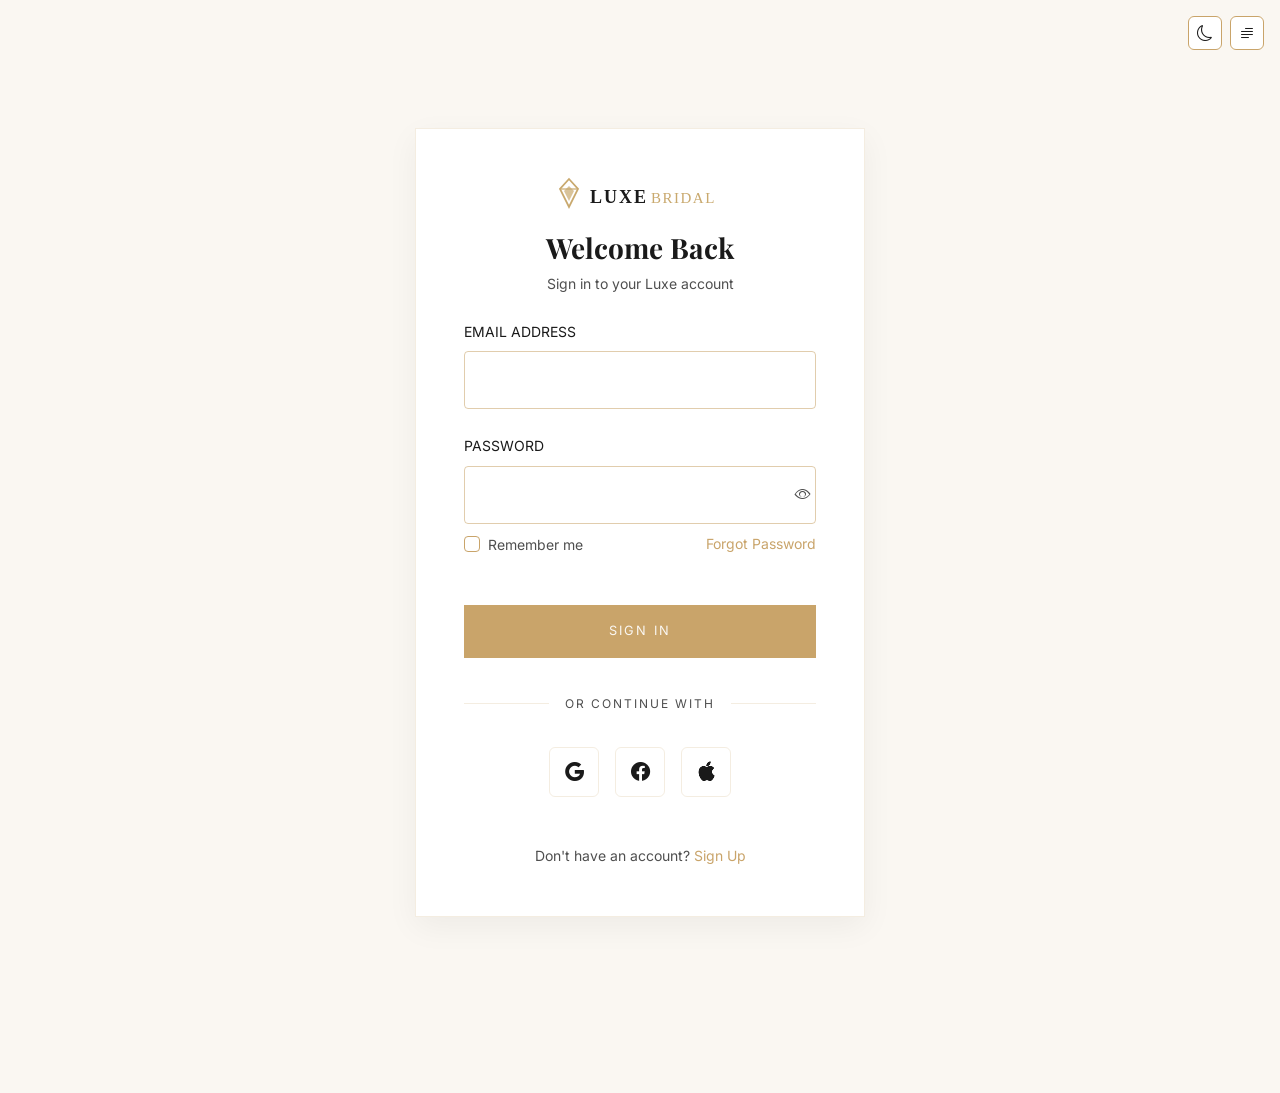
<file: login.html>
﻿<!DOCTYPE html>
<html lang="en">

<head>
    <meta charset="UTF-8">
    <meta name="viewport" content="width=device-width, initial-scale=1.0">
    <title>Login | LUXE BRIDAL</title>
    <link rel="icon" type="image/svg+xml" href="images/favicon.svg">
    <link href="https://cdn.jsdelivr.net/npm/bootstrap@5.3.0/dist/css/bootstrap.min.css" rel="stylesheet">
    <link rel="stylesheet" href="https://cdn.jsdelivr.net/npm/bootstrap-icons@1.11.1/font/bootstrap-icons.css">
    <link rel="stylesheet" href="css/style.css">
</head>

<body data-theme="light">

    <!-- Minimal Auth Header -->
    <div class="position-fixed top-0 end-0 p-3 d-flex align-items-center gap-2" style="z-index: 1000;">

        <button id="theme-toggle" class="btn auth-control-btn p-2" aria-label="Toggle Theme">
            <i class="bi bi-moon"></i>
        </button>
        <button id="rtl-toggle" class="btn auth-control-btn p-2" aria-label="Toggle RTL">
            <i class="bi bi-text-paragraph"></i>
        </button>
    </div>

    <!-- Login Container -->
    <main class="auth-container luxury-shadow">
        <div class="text-center mb-4">
            <a href="index.html" class="brand-logo justify-content-center mb-3">
                <svg xmlns="http://www.w3.org/2000/svg" height="38" viewBox="0 0 180 38" fill="none" aria-label="Luxe Bridal Logo" style="display:inline-block;vertical-align:middle;"><g transform="translate(2,2)"><polygon points="17,0 26,10 17,28 8,10" fill="none" stroke="#C9A96E" stroke-width="1.8"/><polygon points="17,7 22,12 17,22 12,12" fill="#C9A96E" opacity="0.7"/><line x1="8" y1="10" x2="26" y2="10" stroke="#C9A96E" stroke-width="1.2"/></g><text x="40" y="26" font-family="Georgia,serif" font-size="18" font-weight="700" letter-spacing="2" fill="currentColor">LUXE</text><text x="101" y="26" font-family="Georgia,serif" font-size="15" font-weight="400" letter-spacing="1.5" fill="#C9A96E">BRIDAL</text></svg>
            </a>
            <h1 class="luxury-heading h3 mb-2">Welcome Back</h1>
            <p class="text-muted small">Sign in to your Luxe account</p>
        </div>

        <form id="login-form">
            <div class="mb-4">
                <label class="small text-uppercase letter-spacing-1 mb-2">Email Address</label>
                <input type="email" class="form-control-luxury w-100" required>
            </div>
            <div class="mb-4">
                <label class="small text-uppercase letter-spacing-1 mb-2">Password</label>
                <div class="position-relative">
                    <input type="password" class="form-control-luxury w-100" id="password" required>
                    <button type="button" class="password-toggle-btn" data-target="password">
                        <i class="bi bi-eye"></i>
                    </button>
                </div>
                <div class="d-flex justify-content-between align-items-center mt-2">
                    <div class="form-check mb-0">
                        <input class="form-check-input" type="checkbox" id="rememberMe">
                        <label class="form-check-label small text-muted" for="rememberMe">Remember me</label>
                    </div>
                    <a href="#" class="small text-gold">Forgot Password</a>
                </div>
            </div>

            <button type="submit" class="btn-gold w-100 py-3 mt-4">Sign In</button>
        </form>

        <div class="social-login-divider">
            <span>Or continue with</span>
        </div>

        <div class="social-buttons">
            <button class="btn btn-social" title="Google">
                <i class="bi bi-google"></i>
            </button>
            <button class="btn btn-social" title="Facebook">
                <i class="bi bi-facebook"></i>
            </button>
            <button class="btn btn-social" title="Apple">
                <i class="bi bi-apple"></i>
            </button>
        </div>


        <div class="text-center mt-5">
            <p class="small text-muted mb-0">Don't have an account? <a href="signup.html" class="text-gold">Sign Up</a>
            </p>
        </div>
    </main>

    <!-- Footer Space -->
    <div class="py-5"></div>

    <script src="js/main.js"></script>
</body>

</html>
</file>
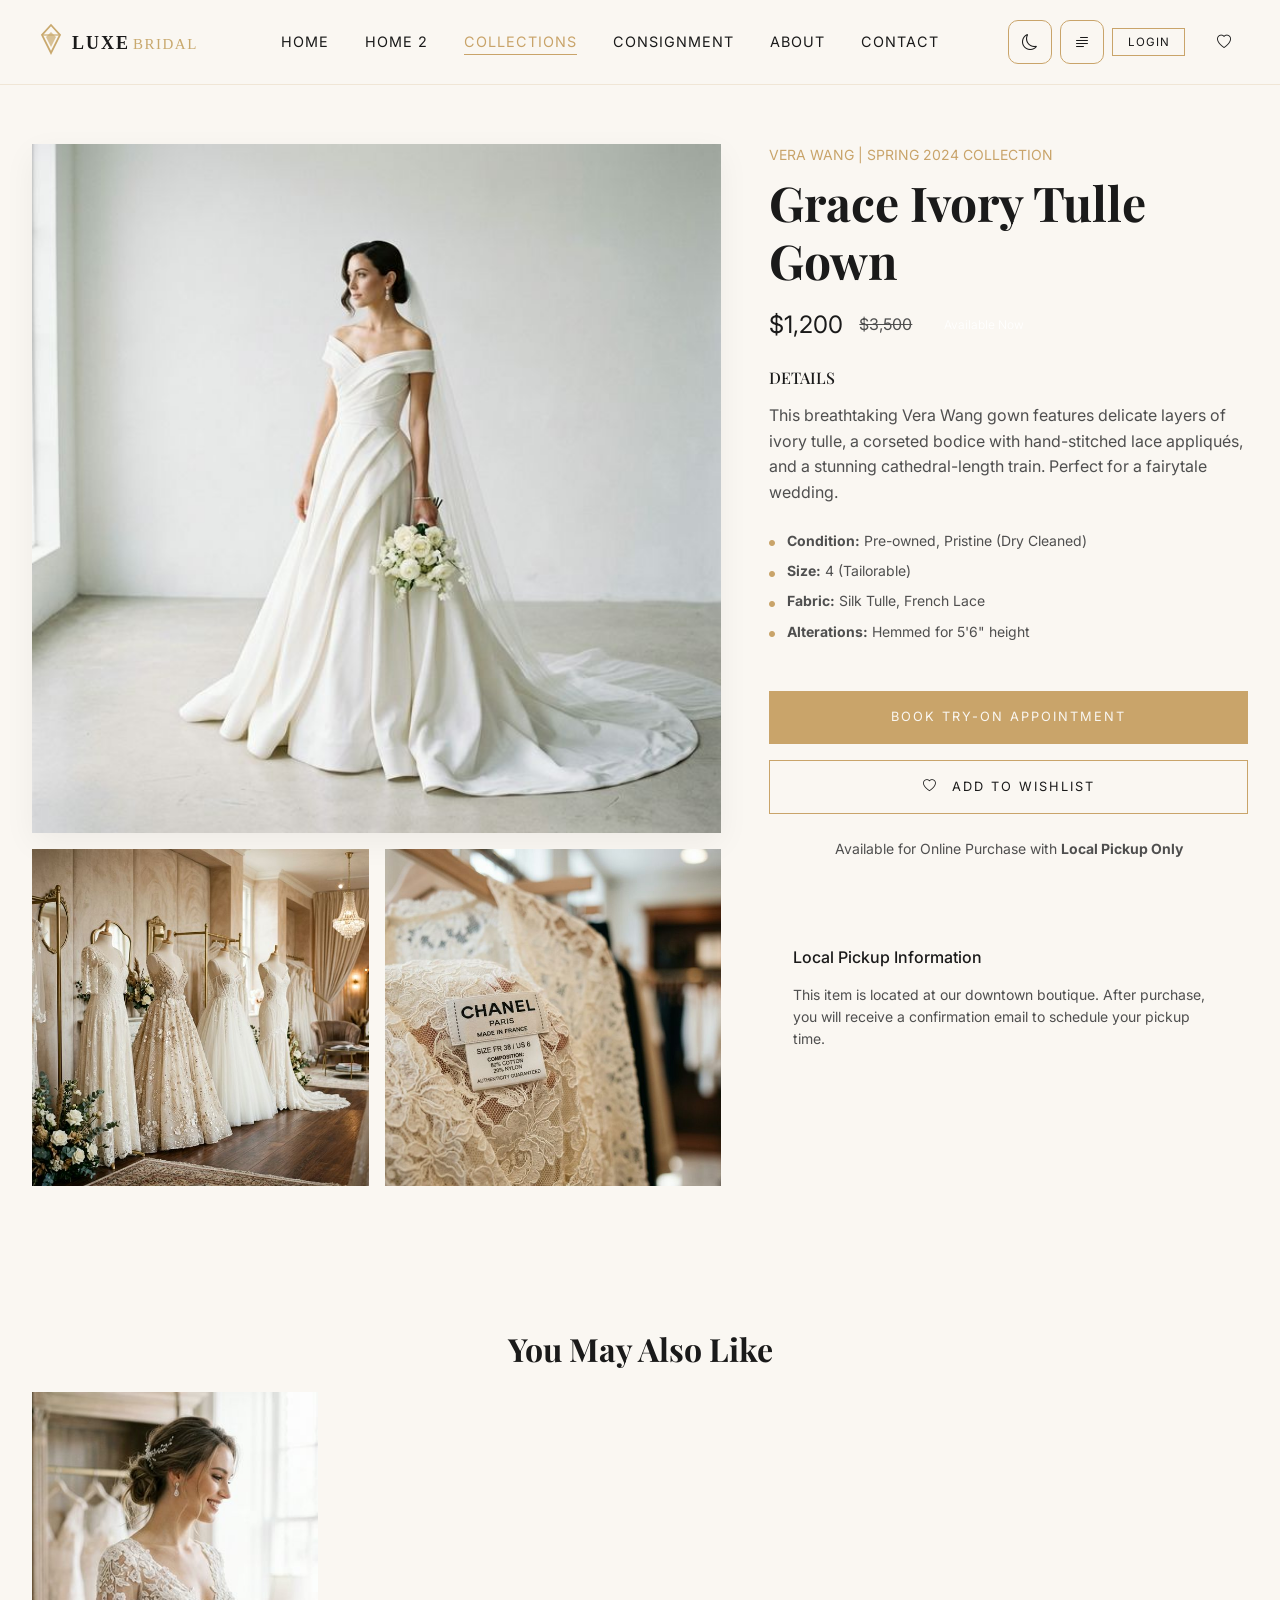
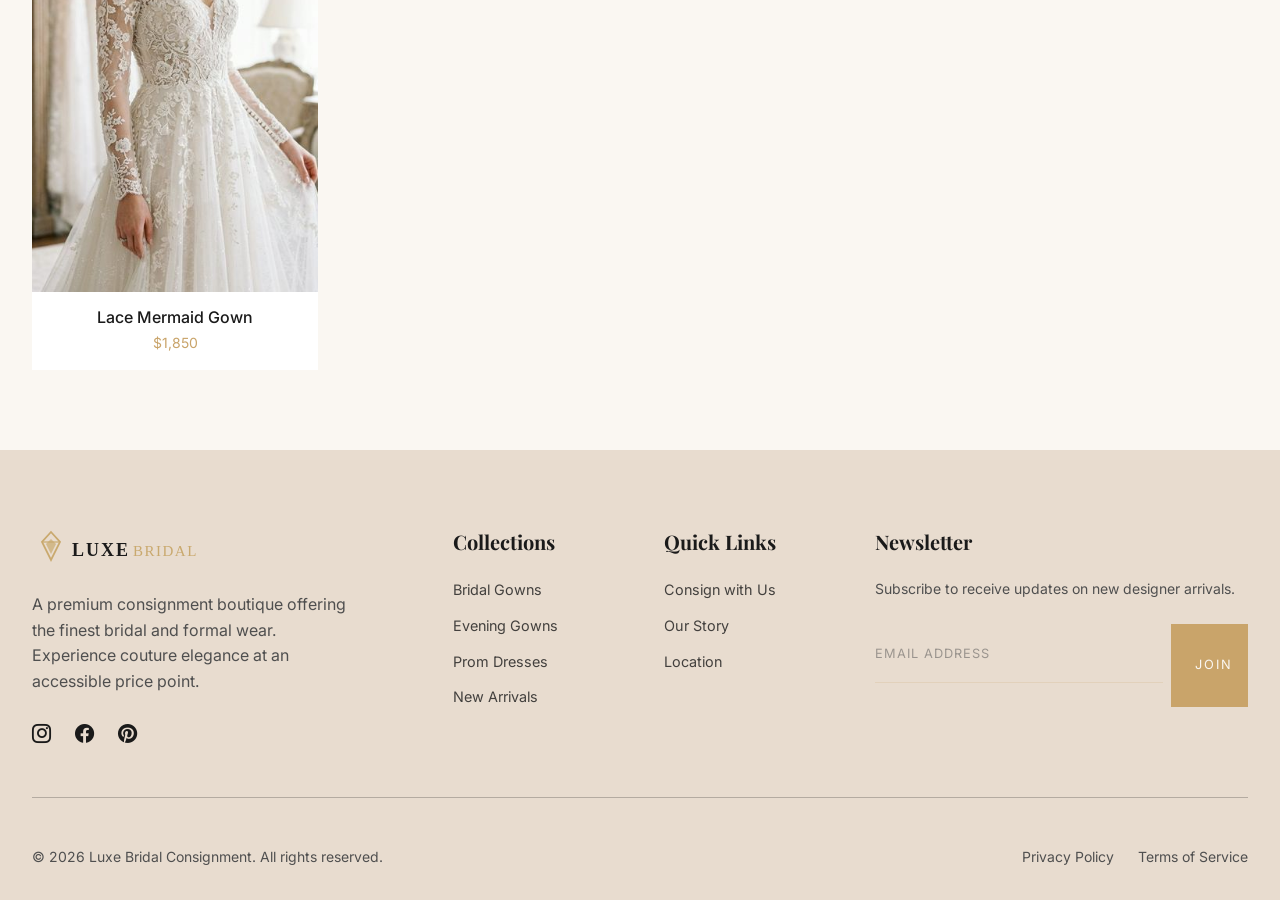
<file: product-details.html>
﻿<!DOCTYPE html>
<html lang="en">

<head>
    <meta charset="UTF-8">
    <meta name="viewport" content="width=device-width, initial-scale=1.0">
    <title>Product Details | LUXE BRIDAL</title>
    <link rel="icon" type="image/svg+xml" href="images/favicon.svg">
    <link href="https://cdn.jsdelivr.net/npm/bootstrap@5.3.0/dist/css/bootstrap.min.css" rel="stylesheet">
    <link rel="stylesheet" href="https://cdn.jsdelivr.net/npm/bootstrap-icons@1.11.1/font/bootstrap-icons.css">
    <link rel="stylesheet" href="css/style.css">
</head>

<body data-theme="light">

    <!-- Header -->
    <nav class="navbar-luxury">
        <div class="container-custom d-flex justify-content-between align-items-center">
            <a href="index.html" class="brand-logo">
                <svg xmlns="http://www.w3.org/2000/svg" height="38" viewBox="0 0 180 38" fill="none" aria-label="Luxe Bridal Logo" style="display:inline-block;vertical-align:middle;"><g transform="translate(2,2)"><polygon points="17,0 26,10 17,28 8,10" fill="none" stroke="#C9A96E" stroke-width="1.8"/><polygon points="17,7 22,12 17,22 12,12" fill="#C9A96E" opacity="0.7"/><line x1="8" y1="10" x2="26" y2="10" stroke="#C9A96E" stroke-width="1.2"/></g><text x="40" y="26" font-family="Georgia,serif" font-size="18" font-weight="700" letter-spacing="2" fill="currentColor">LUXE</text><text x="101" y="26" font-family="Georgia,serif" font-size="15" font-weight="400" letter-spacing="1.5" fill="#C9A96E">BRIDAL</text></svg>
            </a>

            <div class="nav-links-desktop d-none d-lg-block">
                <a href="index.html" class="nav-link-custom">Home</a>
                <a href="home2.html" class="nav-link-custom">Home 2</a>
                <a href="collections.html" class="nav-link-custom active">Collections</a>
                <a href="consignment.html" class="nav-link-custom">Consignment</a>
                <a href="about.html" class="nav-link-custom">About</a>
                <a href="contact.html" class="nav-link-custom">Contact</a>
            </div>

            <div class="header-actions d-flex align-items-center">
                <button id="theme-toggle" class="btn border-0 p-2 me-2" aria-label="Toggle Theme">
                    <i class="bi bi-moon"></i>
                </button>
                <button id="rtl-toggle" class="btn border-0 p-2 me-2" aria-label="Toggle RTL">
                    <i class="bi bi-text-paragraph"></i>
                </button>
                <a href="login.html" class="nav-login-btn d-none d-xl-inline-flex me-3">Login</a>
                <a href="#" class="nav-link-custom me-3"><i class="bi bi-heart"></i></a>
                <button id="hamburger-menu" class="btn border-0 p-0 d-lg-none" aria-label="Open Menu">
                    <i class="bi bi-list fs-3"></i>
                </button>
            </div>
        </div>
    </nav>

    <!-- Sidebar Menu -->
    <div id="sidebar-overlay" class="sidebar-overlay"></div>
    <div id="sidebar-menu" class="sidebar-menu">
        <div id="sidebar-close" class="sidebar-close"><i class="bi bi-x-lg"></i></div>
        <nav class="d-flex flex-column gap-4">
            <a href="index.html" class="fs-4 luxury-heading">Home</a>
            <a href="home2.html" class="fs-4 luxury-heading">Home 2</a>
            <a href="collections.html" class="fs-4 luxury-heading">Collections</a>
            <a href="consignment.html" class="fs-4 luxury-heading">Consignment</a>
            <a href="appointment-booking.html" class="fs-4 luxury-heading">Book Appointment</a>
            <a href="about.html" class="fs-4 luxury-heading">Our Story</a>
            <a href="contact.html" class="fs-4 luxury-heading">Contact</a>
            <hr class="my-3 opacity-25">
            <a href="login.html" class="nav-login-btn mt-2 align-self-start">Login</a>
        </nav>
    </div>

    <!-- Product Details Section -->
    <main class="py-5 mt-5">
        <div class="container-custom py-5">
            <div class="row g-5">
                <!-- Image Gallery -->
                <div class="col-lg-7">
                    <div class="row g-3">
                        <div class="col-12">
                            <img src="images/dress_1.png" alt="Product Image Main"
                                class="img-fluid luxury-shadow w-100">
                        </div>
                        <div class="col-6">
                            <img src="images/collection_bridal.png" alt="Product Highlight 1" class="img-fluid w-100">
                        </div>
                        <div class="col-6">
                            <img src="images/consignment_process.png" alt="Product Highlight 2" class="img-fluid w-100">
                        </div>
                    </div>
                </div>

                <!-- Product Content -->
                <div class="col-lg-5">
                    <div class="product-header mb-4">
                        <p class="small text-gold text-uppercase mb-2">Vera Wang | Spring 2024 Collection</p>
                        <h1 class="display-5 luxury-heading mb-3">Grace Ivory Tulle Gown</h1>
                        <div class="d-flex align-items-center gap-3">
                            <p class="fs-4 mb-0">$1,200</p>
                            <span class="text-muted text-decoration-line-through">$3,500</span>
                            <span class="badge bg-gold py-2 px-3 fw-light">Available Now</span>
                        </div>
                    </div>

                    <div class="product-description mb-5">
                        <h4 class="h6 text-uppercase letter-spacing-1 mb-3">Details</h4>
                        <p class="text-muted mb-4">This breathtaking Vera Wang gown features delicate layers of ivory
                            tulle, a corseted bodice with hand-stitched lace appliqués, and a stunning cathedral-length
                            train. Perfect for a fairytale wedding.</p>

                        <ul class="list-unstyled mb-4 small text-muted">
                            <li class="mb-2"><i class="bi bi-circle-fill text-gold me-2" style="font-size: 6px;"></i>
                                <strong>Condition:</strong> Pre-owned, Pristine (Dry Cleaned)
                            </li>
                            <li class="mb-2"><i class="bi bi-circle-fill text-gold me-2" style="font-size: 6px;"></i>
                                <strong>Size:</strong> 4 (Tailorable)
                            </li>
                            <li class="mb-2"><i class="bi bi-circle-fill text-gold me-2" style="font-size: 6px;"></i>
                                <strong>Fabric:</strong> Silk Tulle, French Lace
                            </li>
                            <li class="mb-2"><i class="bi bi-circle-fill text-gold me-2" style="font-size: 6px;"></i>
                                <strong>Alterations:</strong> Hemmed for 5'6" height
                            </li>
                        </ul>
                    </div>

                    <!-- Actions -->
                    <div class="product-actions d-grid gap-3">
                        <a href="appointment-booking.html" class="btn-gold py-3">Book Try-On Appointment</a>
                        <button class="btn-outline py-3 wishlist-btn"><i class="bi bi-heart me-2"></i> Add to
                            Wishlist</button>
                        <p class="small text-center text-muted mt-2">Available for Online Purchase with <strong>Local
                                Pickup Only</strong></p>
                    </div>

                    <!-- Local Pickup Info -->
                    <div class="mt-5 p-4 bg-ivory border-color">
                        <h5 class="h6 mb-3">Local Pickup Information</h5>
                        <p class="small text-muted mb-0">This item is located at our downtown boutique. After purchase,
                            you will receive a confirmation email to schedule your pickup time.</p>
                    </div>
                </div>
            </div>
        </div>
    </main>

    <!-- Relevant Collections -->
    <section class="py-5 bg-ivory">
        <div class="container-custom">
            <h2 class="luxury-heading mb-4 text-center">You May Also Like</h2>
            <div class="row g-4">
                <div class="col-md-3">
                    <div class="product-card">
                        <img src="images/dress_2.png" alt="Related Dress">
                        <div class="product-info p-3">
                            <h6 class="mb-1">Lace Mermaid Gown</h6>
                            <p class="small text-gold mb-0">$1,850</p>
                        </div>
                    </div>
                </div>
                <!-- More items can be added here -->
            </div>
        </div>
    </section>

    <!-- Footer (Consistent) -->
    <footer>
        <div class="container-custom">
            <div class="row g-5">
                <div class="col-lg-4">
                    <a href="index.html" class="brand-logo mb-4">
                <svg xmlns="http://www.w3.org/2000/svg" height="38" viewBox="0 0 180 38" fill="none" aria-label="Luxe Bridal Logo" style="display:inline-block;vertical-align:middle;"><g transform="translate(2,2)"><polygon points="17,0 26,10 17,28 8,10" fill="none" stroke="#C9A96E" stroke-width="1.8"/><polygon points="17,7 22,12 17,22 12,12" fill="#C9A96E" opacity="0.7"/><line x1="8" y1="10" x2="26" y2="10" stroke="#C9A96E" stroke-width="1.2"/></g><text x="40" y="26" font-family="Georgia,serif" font-size="18" font-weight="700" letter-spacing="2" fill="currentColor">LUXE</text><text x="101" y="26" font-family="Georgia,serif" font-size="15" font-weight="400" letter-spacing="1.5" fill="#C9A96E">BRIDAL</text></svg>
            </a>
                    <p class="text-muted pe-lg-5">A premium consignment boutique offering the finest bridal and formal
                        wear. Experience couture elegance at an accessible price point.</p>
                    <div class="d-flex mt-4">
                        <a href="#" class="social-icon"><i class="bi bi-instagram"></i></a>
                        <a href="#" class="social-icon"><i class="bi bi-facebook"></i></a>
                        <a href="#" class="social-icon"><i class="bi bi-pinterest"></i></a>
                    </div>
                </div>
                <div class="col-md-4 col-lg-2">
                    <h5 class="luxury-heading mb-4">Collections</h5>
                    <a href="collections.html" class="footer-link">Bridal Gowns</a>
                    <a href="collections.html" class="footer-link">Evening Gowns</a>
                    <a href="collections.html" class="footer-link">Prom Dresses</a>
                    <a href="collections.html" class="footer-link">New Arrivals</a>
                </div>
                <div class="col-md-4 col-lg-2">
                    <h5 class="luxury-heading mb-4">Quick Links</h5>
                    <a href="consignment.html" class="footer-link">Consign with Us</a>
                    <a href="about.html" class="footer-link">Our Story</a>
                    <a href="contact.html" class="footer-link">Location</a>
                </div>
                <div class="col-md-4 col-lg-4">
                    <h5 class="luxury-heading mb-4">Newsletter</h5>
                    <p class="small text-muted mb-4">Subscribe to receive updates on new designer arrivals.</p>
                    <div class="d-flex">
                        <input type="email" class="form-control-luxury me-2" placeholder="Email Address">
                        <button class="btn-gold px-4">Join</button>
                    </div>
                </div>
            </div>
            <hr class="my-5 opacity-10">
            <div class="d-flex flex-column flex-md-row justify-content-between align-items-center gap-3">
                <p class="small text-muted mb-0">&copy; 2026 Luxe Bridal Consignment. All rights reserved.</p>
                <div class="d-flex gap-4">
                    <a href="#" class="small text-muted">Privacy Policy</a>
                    <a href="#" class="small text-muted">Terms of Service</a>
                </div>
            </div>
        </div>
    </footer>

    <script src="https://cdn.jsdelivr.net/npm/bootstrap@5.3.0/dist/js/bootstrap.bundle.min.js"></script>
    <script src="js/main.js"></script>
</body>

</html>
</file>
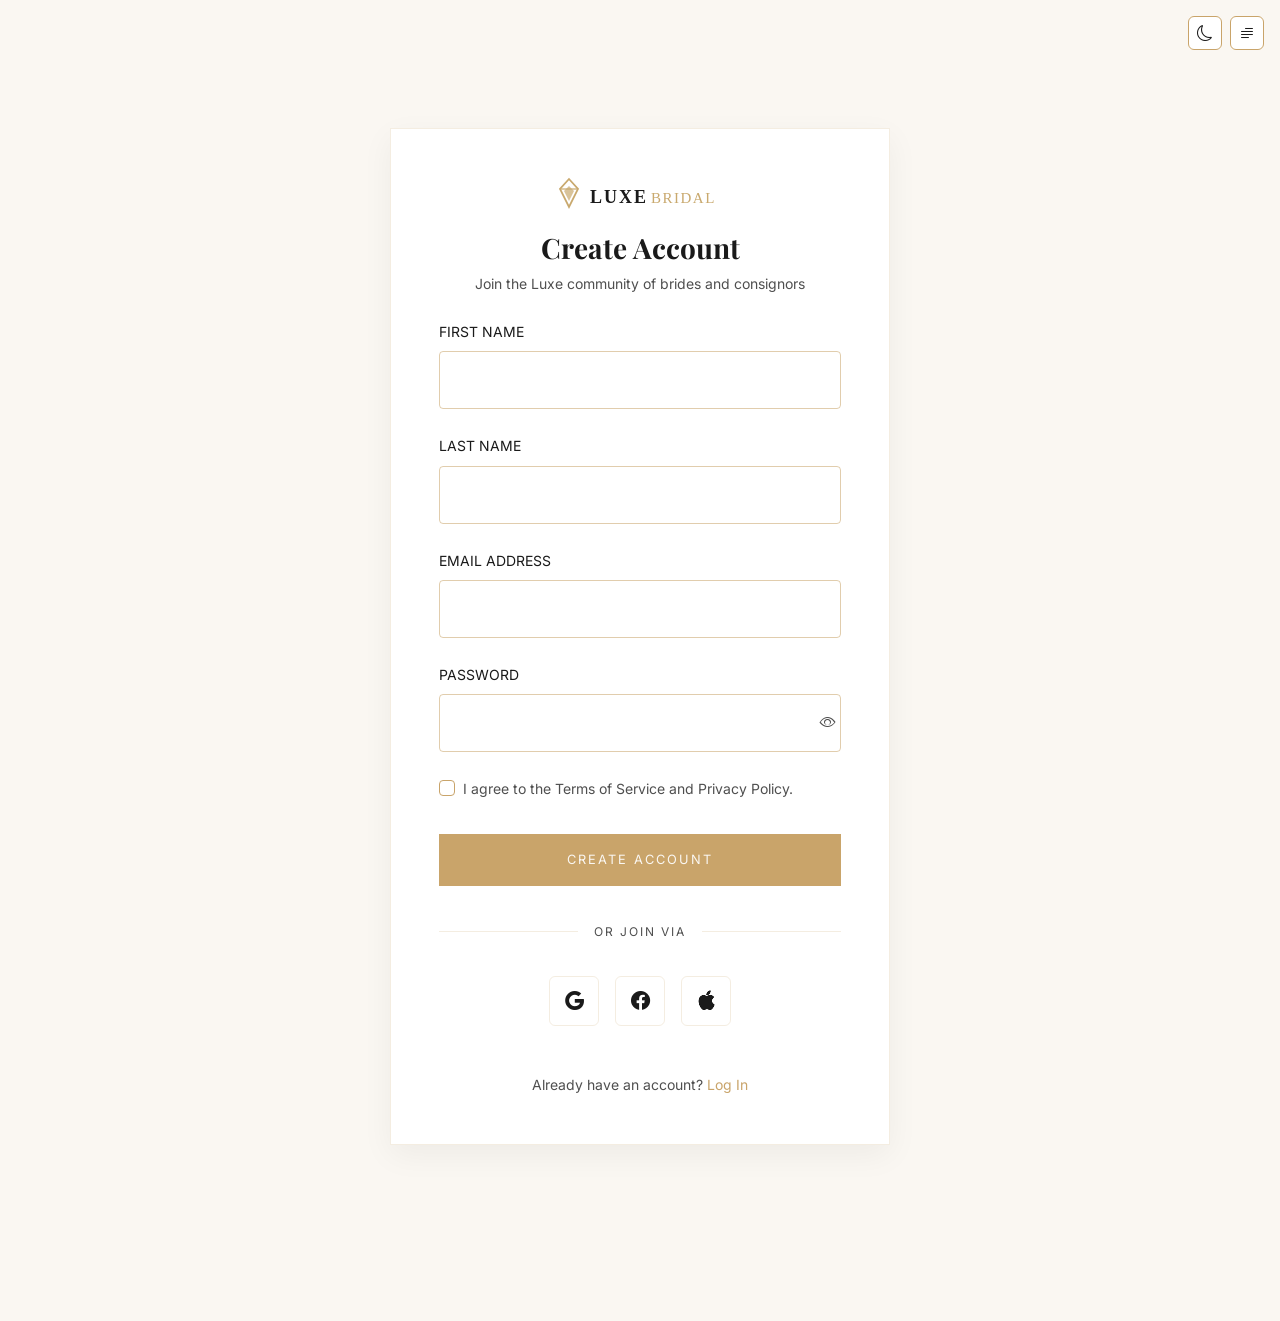
<file: signup.html>
﻿<!DOCTYPE html>
<html lang="en">

<head>
    <meta charset="UTF-8">
    <meta name="viewport" content="width=device-width, initial-scale=1.0">
    <title>Sign Up | LUXE BRIDAL</title>
    <link rel="icon" type="image/svg+xml" href="images/favicon.svg">
    <link href="https://cdn.jsdelivr.net/npm/bootstrap@5.3.0/dist/css/bootstrap.min.css" rel="stylesheet">
    <link rel="stylesheet" href="https://cdn.jsdelivr.net/npm/bootstrap-icons@1.11.1/font/bootstrap-icons.css">
    <link rel="stylesheet" href="css/style.css">
</head>

<body data-theme="light">

    <!-- Minimal Auth Header -->
    <div class="position-fixed top-0 end-0 p-3 d-flex align-items-center gap-2" style="z-index: 1000;">

        <button id="theme-toggle" class="btn auth-control-btn p-2" aria-label="Toggle Theme">
            <i class="bi bi-moon"></i>
        </button>
        <button id="rtl-toggle" class="btn auth-control-btn p-2" aria-label="Toggle RTL">
            <i class="bi bi-text-paragraph"></i>
        </button>
    </div>

    <!-- Signup Container -->
    <main class="auth-container luxury-shadow" style="max-width: 500px;">
        <div class="text-center mb-4">
            <a href="index.html" class="brand-logo justify-content-center mb-3">
                <svg xmlns="http://www.w3.org/2000/svg" height="38" viewBox="0 0 180 38" fill="none" aria-label="Luxe Bridal Logo" style="display:inline-block;vertical-align:middle;"><g transform="translate(2,2)"><polygon points="17,0 26,10 17,28 8,10" fill="none" stroke="#C9A96E" stroke-width="1.8"/><polygon points="17,7 22,12 17,22 12,12" fill="#C9A96E" opacity="0.7"/><line x1="8" y1="10" x2="26" y2="10" stroke="#C9A96E" stroke-width="1.2"/></g><text x="40" y="26" font-family="Georgia,serif" font-size="18" font-weight="700" letter-spacing="2" fill="currentColor">LUXE</text><text x="101" y="26" font-family="Georgia,serif" font-size="15" font-weight="400" letter-spacing="1.5" fill="#C9A96E">BRIDAL</text></svg>
            </a>
            <h1 class="luxury-heading h3 mb-2">Create Account</h1>
            <p class="text-muted small">Join the Luxe community of brides and consignors</p>
        </div>

        <form id="signup-form">
            <div class="mb-4">
                <label class="small text-uppercase letter-spacing-1 mb-2">First Name</label>
                <input type="text" class="form-control-luxury w-100" required>
            </div>
            <div class="mb-4">
                <label class="small text-uppercase letter-spacing-1 mb-2">Last Name</label>
                <input type="text" class="form-control-luxury w-100" required>
            </div>
            <div class="mb-4">
                <label class="small text-uppercase letter-spacing-1 mb-2">Email Address</label>
                <input type="email" class="form-control-luxury w-100" required>
            </div>
            <div class="mb-4">
                <label class="small text-uppercase letter-spacing-1 mb-2">Password</label>
                <div class="position-relative">
                    <input type="password" class="form-control-luxury w-100" id="password" required>
                    <button type="button" class="password-toggle-btn" data-target="password">
                        <i class="bi bi-eye"></i>
                    </button>
                </div>
            </div>

            <div class="form-check mb-4">
                <input class="form-check-input" type="checkbox" id="termsCheck" required>
                <label class="form-check-label small text-muted" for="termsCheck">
                    I agree to the Terms of Service and Privacy Policy.
                </label>
            </div>

            <button type="submit" class="btn-gold w-100 py-3 mt-2">Create Account</button>
        </form>

        <div class="social-login-divider">
            <span>Or join via</span>
        </div>

        <div class="social-buttons">
            <button class="btn btn-social" title="Google">
                <i class="bi bi-google"></i>
            </button>
            <button class="btn btn-social" title="Facebook">
                <i class="bi bi-facebook"></i>
            </button>
            <button class="btn btn-social" title="Apple">
                <i class="bi bi-apple"></i>
            </button>
        </div>


        <div class="text-center mt-5">
            <p class="small text-muted mb-0">Already have an account? <a href="login.html" class="text-gold">Log In</a>
            </p>
        </div>
    </main>

    <!-- Footer Space -->
    <div class="py-5"></div>

    <script src="js/main.js"></script>
</body>

</html>
</file>
<file: css/style.css>
/* 
    Consignment Shop for Bridal & Formal Wear 
    Design Style: Luxury, Elegant, Editorial
*/

@import url('https://fonts.googleapis.com/css2?family=Playfair+Display:ital,wght@0,400;0,700;1,400&family=Inter:wght@300;400;500;600&family=Cormorant+Garamond:ital,wght@0,300;0,600;1,300&display=swap');

:root {
    /* Light Mode Tokens */
    --primary-bg: #FAF7F2;
    --secondary-bg: #E8DCCF;
    --accent-gold: #C9A46A;
    --accent-nude: #D9B8A8;
    --text-main: #1A1A1A;
    --text-muted: #4F4F4F;
    --header-bg: rgba(250, 247, 242, 0.95);
    --border-color: rgba(201, 164, 106, 0.2);
    --btn-text: #FAF7F2;
    --card-bg: #ffffff;

    /* Typography */
    --font-heading: 'Playfair Display', serif;
    --font-body: 'Inter', sans-serif;
    --font-alt: 'Cormorant Garamond', serif;

    /* Transitions */
    --transition-smooth: all 0.4s cubic-bezier(0.165, 0.84, 0.44, 1);
}

[data-theme="dark"] {
    /* Dark Mode Tokens */
    --primary-bg: #0F0F10;
    --secondary-bg: #1C1A19;
    --accent-gold: #D4AF72;
    --accent-nude: #4A3B35;
    --text-main: #FFFFFF;
    --text-muted: #D1D1D1;
    --header-bg: rgba(15, 15, 16, 0.95);
    --border-color: rgba(212, 175, 114, 0.2);
    --btn-text: #0F0F10;
    --card-bg: #1A1A1B;
}

* {
    margin: 0;
    padding: 0;
    box-sizing: border-box;
}

body {
    font-family: var(--font-body);
    background-color: var(--primary-bg);
    color: var(--text-main);
    line-height: 1.6;
    transition: var(--transition-smooth);
    overflow-x: hidden;
}

h1,
h2,
h3,
h4,
.luxury-heading {
    font-family: var(--font-heading);
    font-weight: 700;
}

p,
.lead {
    font-weight: 400;
    color: var(--text-main);
}

.text-muted {
    color: var(--text-muted) !important;
    opacity: 1 !important;
}

h1,
h2,
h3,
h4,
h5,
h6,
.luxury-heading {
    color: var(--text-main);
}

a {
    text-decoration: none;
    color: inherit;
    transition: var(--transition-smooth);
}

/* --- Layout Components --- */

.container-custom {
    max-width: 1400px;
    margin: 0 auto;
    padding: 0 2rem;
}

/* Header & Navbar */
.navbar-luxury {
    position: fixed;
    top: 0;
    width: 100%;
    z-index: 1000;
    background: var(--header-bg);
    backdrop-filter: blur(10px);
    border-bottom: 1px solid var(--border-color);
    padding: 1.25rem 0;
    transition: var(--transition-smooth);
}

.brand-logo {
    font-family: var(--font-heading);
    font-size: 1.5rem;
    letter-spacing: 2px;
    text-transform: uppercase;
    font-weight: 700;
    display: flex;
    align-items: center;
}

/* Keep navbar logo fully visible during nearby button interactions */
.navbar-luxury .brand-logo,
.navbar-luxury .brand-logo:hover,
.navbar-luxury .brand-logo:focus,
.navbar-luxury .brand-logo:active,
.navbar-luxury .brand-logo svg {
    opacity: 1 !important;
}

.logo-img {
    height: 40px;
    width: auto;
    object-fit: contain;
    transition: var(--transition-smooth);
}

.brand-logo:hover .logo-img {
    transform: scale(1.1);
}

.nav-link-custom {
    font-size: 0.9rem;
    text-transform: uppercase;
    letter-spacing: 1px;
    margin: 0 1rem;
    position: relative;
}

.nav-link-custom::after {
    content: '';
    position: absolute;
    bottom: -5px;
    left: 0;
    width: 0;
    height: 1px;
    background: var(--accent-gold);
    transition: var(--transition-smooth);
}

.nav-link-custom:hover::after {
    width: 100%;
}

.nav-link-custom.active {
    color: var(--accent-gold);
}

.nav-link-custom.active::after {
    width: 100%;
}

/* Header login button */
.nav-login-btn {
    display: inline-flex;
    align-items: center;
    justify-content: center;
    border: 1px solid var(--accent-gold);
    color: var(--text-main);
    padding: 0.4rem 0.9rem;
    text-transform: uppercase;
    letter-spacing: 1px;
    font-size: 0.72rem;
    line-height: 1.1;
    transition: var(--transition-smooth);
}

.nav-login-btn:hover {
    background: var(--accent-gold);
    color: var(--btn-text);
}

/* Ensure navbar utility toggles remain visible in both themes */
.navbar-luxury #theme-toggle,
.navbar-luxury #rtl-toggle {
    width: 44px;
    height: 44px;
    padding: 0 !important;
    display: inline-flex;
    align-items: center;
    justify-content: center;
    border: 1px solid var(--accent-gold) !important;
    border-radius: 10px;
    background: transparent;
    color: var(--text-main);
}

.navbar-luxury #theme-toggle:hover,
.navbar-luxury #rtl-toggle:hover {
    background: var(--accent-gold);
    color: var(--btn-text);
}

.navbar-luxury #theme-toggle:focus,
.navbar-luxury #theme-toggle:focus-visible,
.navbar-luxury #theme-toggle:active {
    box-shadow: none;
    background: var(--accent-gold);
    color: var(--btn-text);
}

.navbar-luxury #rtl-toggle:focus {
    box-shadow: none;
    color: var(--accent-gold);
}

/* Sidebar Menu */
.sidebar-overlay {
    position: fixed;
    top: 0;
    left: 0;
    width: 100%;
    height: 100%;
    background: rgba(0, 0, 0, 0.5);
    z-index: 1001;
    opacity: 0;
    visibility: hidden;
    transition: var(--transition-smooth);
}

/* --- Refined Components --- */

.sidebar-menu {
    position: fixed;
    top: 0;
    right: -100%;
    width: 350px;
    height: 100vh;
    background: var(--primary-bg);
    z-index: 1002;
    padding: 3rem;
    transition: all 0.5s cubic-bezier(0.77, 0, 0.175, 1);
    display: flex;
    flex-direction: column;
    box-shadow: -10px 0 30px rgba(0, 0, 0, 0.05);
}

[data-theme="dark"] .sidebar-menu {
    background: rgba(15, 15, 16, 0.98);
    backdrop-filter: blur(15px);
}

.sidebar-overlay.active {
    opacity: 1;
    visibility: visible;
}

.sidebar-menu.active {
    right: 0;
}

.btn-gold {
    background: var(--accent-gold);
    color: var(--btn-text) !important;
    padding: 1rem 2.5rem;
    text-transform: uppercase;
    letter-spacing: 2px;
    font-size: 0.8rem;
    border: none;
    border-radius: 0;
    position: relative;
    overflow: hidden;
    transition: var(--transition-smooth);
    display: inline-block;
    text-align: center;
}

.btn-gold::before {
    content: '';
    position: absolute;
    top: 0;
    left: -100%;
    width: 100%;
    height: 100%;
    background: rgba(255, 255, 255, 0.1);
    transition: var(--transition-smooth);
}

.btn-gold:hover::before {
    left: 0;
}

.btn-gold:hover {
    background: var(--text-main);
    color: var(--primary-bg) !important;
}

/* --- Home 2 Specific Sections --- */

/* Editorial Ribbon */
.editorial-ribbon {
    background: var(--text-main);
    color: var(--primary-bg);
    padding: 2.5rem 0;
    overflow: hidden;
}

.marquee-container {
    display: flex;
    white-space: nowrap;
    animation: marquee 30s linear infinite;
}

.marquee-item {
    font-family: var(--font-heading);
    font-size: 1.2rem;
    text-transform: uppercase;
    letter-spacing: 5px;
    margin: 0 4rem;
    opacity: 0.6;
}

@keyframes marquee {
    0% {
        transform: translateX(0);
    }

    100% {
        transform: translateX(-50%);
    }
}

/* Split Screen Hero */
.hero-split {
    display: flex;
    height: 100vh;
    background: var(--primary-bg);
}

.hero-split-image {
    flex: 1;
    background-size: cover;
    background-position: center;
}

.hero-split-content {
    flex: 1;
    display: flex;
    flex-direction: column;
    justify-content: center;
    padding: 5rem;
    background: var(--secondary-bg);
}

/* Vault Cards */
.vault-card {
    border: 1px solid var(--accent-gold);
    padding: 2.5rem;
    transition: var(--transition-smooth);
    text-align: center;
}

.vault-card:hover {
    background: var(--accent-gold);
    color: var(--btn-text);
}

.vault-card:hover p {
    color: var(--btn-text) !important;
}

/* Stories / Testimonials */
.story-wrapper {
    position: relative;
    padding-bottom: 4rem;
}

.story-quote {
    font-family: var(--font-alt);
    font-style: italic;
    font-size: 1.8rem;
    line-height: 1.4;
    margin-bottom: 2rem;
}

/* Service Spotlight Icons */
.service-icon-box {
    border: 1px solid var(--border-color);
    padding: 3rem;
    transition: var(--transition-smooth);
    height: 100%;
}

.service-icon-box:hover {
    border-color: var(--accent-gold);
    transform: translateY(-5px);
}

@media (max-width: 991px) {
    .hero-split {
        flex-direction: column;
        height: auto;
    }

    .hero-split-image {
        width: 100%;
        height: 60vh;
        min-height: 400px;
    }

    .hero-split-content {
        padding: 3rem 1.5rem;
    }
}

/* Form refinement */
.form-control-luxury::placeholder {
    color: var(--text-muted);
    opacity: 0.5;
    font-size: 0.8rem;
    text-transform: uppercase;
    letter-spacing: 1px;
}

/* Accessibility: Focus States */
.btn:focus,
.form-control:focus,
a:focus {
    outline: 2px solid var(--accent-gold);
    outline-offset: 3px;
}

/* Prevent horizontal scroll on small devices */
html,
body {
    max-width: 100%;
    overflow-x: hidden;
}

/* Image Hover Zoom */
.product-card .img-container {
    overflow: hidden;
}

.product-card .img-container img {
    transition: transform 0.8s cubic-bezier(0.165, 0.84, 0.44, 1);
}

.product-card:hover .img-container img {
    transform: scale(1.1);
}

.btn-outline {
    border: 1px solid var(--accent-gold);
    color: var(--text-main);
    padding: 1rem 2.5rem;
    text-transform: uppercase;
    letter-spacing: 2px;
    font-size: 0.8rem;
    background: transparent;
    transition: var(--transition-smooth);
}

.btn-outline:hover {
    background: var(--accent-gold);
    color: var(--btn-text);
}

/* Hero Section */
.hero {
    height: 100vh;
    display: flex;
    align-items: center;
    justify-content: center;
    text-align: center;
    position: relative;
    background-size: cover;
    background-position: center;
    color: #fff;
}

.hero-full-image {
    background-size: contain !important;
    background-repeat: no-repeat !important;
    background-position: center center !important;
    background-color: #111;
}

.hero-overlay {
    position: absolute;
    top: 0;
    left: 0;
    width: 100%;
    height: 100%;
    background: rgba(0, 0, 0, 0.55);
}

.hero-content {
    position: relative;
    z-index: 1;
    max-width: 800px;
}

.hero-content h1 {
    font-size: 4.5rem;
    margin-bottom: 1.5rem;
    line-height: 1.1;
    animation: fadeInUp 1s ease forwards;
}

/* Card Styles */
.product-card {
    background: var(--card-bg);
    border: none;
    border-radius: 0;
    overflow: hidden;
    transition: var(--transition-smooth);
    margin-bottom: 2rem;
}

.product-card:hover {
    transform: translateY(-10px);
    box-shadow: 0 20px 40px rgba(0, 0, 0, 0.1);
}

.product-card img {
    width: 100%;
    height: 500px;
    object-fit: cover;
    transition: var(--transition-smooth);
}

.product-card:hover img {
    transform: scale(1.05);
}

.product-info {
    padding: 1.5rem;
    text-align: center;
}

/* Footer & Hover Effects */
footer {
    background: var(--secondary-bg);
    padding: 5rem 0 2rem;
    color: var(--text-main);
}

.footer-link {
    display: block;
    margin-bottom: 0.8rem;
    font-size: 0.9rem;
    opacity: 0.8;
}

.footer-link:hover {
    opacity: 1;
    color: var(--accent-gold);
    padding-left: 5px;
}

.social-icon {
    font-size: 1.2rem;
    margin-right: 1.5rem;
    transition: var(--transition-smooth);
}

.social-icon:hover {
    color: var(--accent-gold);
    text-shadow: 0 0 10px var(--accent-gold);
}

/* Responsive Grid Fixes */
@media (max-width: 1024px) {
    .hero-content h1 {
        font-size: 3.5rem;
    }

    .nav-links-desktop {
        display: none !important;
    }

    #hamburger-menu {
        display: inline-flex !important;
    }
}

/* Home2: Platinum Vault tablet alignment fixes */
@media (min-width: 768px) and (max-width: 1024px) {
    .platinum-vault-section .row.align-items-end {
        row-gap: 1rem;
    }

    .platinum-vault-section .text-lg-end {
        text-align: left !important;
    }

    .platinum-vault-section .platinum-vault-grid .col-md-4 {
        flex: 0 0 50%;
        max-width: 50%;
        display: flex;
    }

    .platinum-vault-section .platinum-vault-grid .col-md-4:last-child {
        margin-left: auto;
        margin-right: auto;
    }

    .platinum-vault-section .vault-card {
        width: 100%;
        min-height: 100%;
        padding: 2rem 1.5rem;
        display: flex;
        flex-direction: column;
        align-items: center;
        text-align: center;
    }

    .platinum-vault-section .vault-card .text-muted {
        margin-bottom: 1.5rem !important;
    }

    .platinum-vault-section .vault-card .btn-outline {
        margin-top: auto;
        min-width: 130px;
        display: inline-flex;
        justify-content: center;
    }
}

@media (max-width: 768px) {
    .container-custom {
        padding: 0 1.5rem;
    }

    .hero-content h1 {
        font-size: 2.5rem;
    }

    .sidebar-menu {
        width: 100%;
    }

    .navbar-luxury .brand-logo {
        white-space: nowrap;
        font-size: 1rem;
        letter-spacing: 1px;
    }

    .navbar-luxury .logo-img {
        height: 30px;
    }

    .navbar-luxury .header-actions {
        display: flex;
        align-items: center;
        gap: 0.35rem;
        flex-shrink: 0;
    }

    .navbar-luxury .header-actions > * {
        margin-right: 0 !important;
    }

    .navbar-luxury #theme-toggle,
    .navbar-luxury #rtl-toggle,
    .navbar-luxury #hamburger-menu {
        width: 38px;
        height: 38px;
    }

    .navbar-luxury #hamburger-menu {
        display: inline-flex !important;
        align-items: center;
        justify-content: center;
        border: 1px solid var(--accent-gold) !important;
        border-radius: 10px;
        color: var(--text-main);
        background: transparent;
    }

    .navbar-luxury .header-actions > a.nav-link-custom.me-3 {
        display: none;
    }

    footer .col-md-4.col-lg-4>.d-flex {
        gap: 0.75rem;
        align-items: flex-end;
    }

    footer .col-md-4.col-lg-4>.d-flex .form-control-luxury {
        flex: 1 1 auto;
        min-width: 0;
        margin-right: 0 !important;
        margin-bottom: 0;
    }

    footer .col-md-4.col-lg-4>.d-flex .btn-gold {
        flex: 0 0 auto;
        white-space: nowrap;
        padding: 0.95rem 1rem;
        letter-spacing: 1px;
    }

    .consignment-process-section {
        padding-bottom: 2rem !important;
    }

    .consignment-process-section .row {
        --bs-gutter-y: 1.5rem;
    }

    .consignment-process-section .ready-consign-card {
        padding: 1.75rem !important;
    }

    .consignment-faq-section {
        padding-top: 2rem !important;
        padding-bottom: 2rem !important;
    }

    .consignment-faq-section .container-custom {
        padding-top: 0.5rem !important;
        padding-bottom: 0.5rem !important;
    }

    .consignment-faq-section h2 {
        margin-bottom: 2rem !important;
    }

    .about-founders-section h2 {
        white-space: nowrap;
        font-size: 2.25rem;
    }

    .about-founders-section .founders-list {
        width: 100%;
        gap: 1rem !important;
        justify-content: space-between;
    }

    .about-founders-section .founder-item {
        flex: 1 1 0;
        align-items: flex-start !important;
    }
}

/* Animations */
@keyframes fadeInUp {
    from {
        opacity: 0;
        transform: translateY(30px);
    }

    to {
        opacity: 1;
        transform: translateY(0);
    }
}

/* Form Styles */
.auth-container {
    max-width: 450px;
    margin: 8rem auto 5rem;
    padding: 3rem;
    background: var(--card-bg);
    border: 1px solid var(--border-color);
}

.auth-control-btn {
    border: 1px solid var(--accent-gold) !important;
    background: var(--card-bg);
    color: var(--text-main);
    line-height: 1;
}

.auth-control-btn:hover {
    color: var(--accent-gold);
    border-color: var(--accent-gold) !important;
}

.form-control-luxury {
    background: transparent;
    border: none;
    border-bottom: 1px solid var(--border-color);
    border-radius: 0;
    color: var(--text-main) !important;
    padding: 1rem 0;
    margin-bottom: 1.5rem;
}

/* Auth pages: use boxed fields (login + signup) */
.auth-container .form-control-luxury {
    border: 1px solid rgba(201, 164, 106, 0.55);
    border-radius: 4px;
    padding: 0.95rem 1rem;
    margin-bottom: 0;
    box-shadow: none;
}

.auth-container .position-relative .form-control-luxury {
    padding-right: 2.6rem !important;
}

.auth-container .form-control-luxury:focus {
    border-color: var(--accent-gold);
    box-shadow: 0 0 0 2px rgba(201, 164, 106, 0.2);
    border-bottom-color: var(--accent-gold);
}

.form-control-luxury:focus {
    box-shadow: none;
    border-bottom-color: var(--accent-gold);
    background: transparent;
}

[data-theme="dark"] .auth-container .form-control-luxury {
    border-color: rgba(212, 175, 114, 0.7);
    box-shadow: none;
}

[data-theme="dark"] .auth-container .form-control-luxury:focus {
    border-color: var(--accent-gold);
    box-shadow: 0 0 0 2px rgba(212, 175, 114, 0.3);
    border-bottom-color: var(--accent-gold);
}

[data-theme="dark"] .auth-container .form-control-luxury::placeholder {
    color: var(--text-muted);
    opacity: 0.8;
}

.auth-container .form-check-input {
    border-color: var(--accent-gold);
    background-color: transparent;
}

[data-theme="dark"] .auth-container .form-check-input {
    border-color: rgba(212, 175, 114, 0.6);
}

/* Collections Page */
.filter-sidebar {
    position: sticky;
    top: 100px;
}

.filter-group {
    margin-bottom: 2rem;
}

.filter-title {
    font-size: 0.8rem;
    text-transform: uppercase;
    letter-spacing: 2px;
    margin-bottom: 1rem;
    display: block;
    font-weight: 700;
}

/* UI Utility Classes */
.text-gold {
    color: var(--accent-gold);
}

.bg-ivory {
    background-color: var(--primary-bg) !important;
}

.bg-white {
    background-color: var(--card-bg) !important;
}

.luxury-shadow {
    box-shadow: 0 10px 30px rgba(0, 0, 0, 0.05);
}

/* Custom Scrollbar */
::-webkit-scrollbar {
    width: 8px;
}

::-webkit-scrollbar-track {
    background: var(--primary-bg);
}

::-webkit-scrollbar-thumb {
    background: var(--accent-gold);
}

/* Password Toggle Style */
.password-toggle-btn {
    position: absolute;
    right: 0;
    top: 50%;
    transform: translateY(-50%);
    background: transparent;
    border: none;
    color: var(--text-muted);
    padding: 0 5px;
    cursor: pointer;
    transition: var(--transition-smooth);
    display: flex;
    align-items: center;
    justify-content: center;
}

.password-toggle-btn:hover {
    color: var(--accent-gold);
}

.form-control-luxury {
    padding-right: 40px !important;
    /* Make room for the eye icon */
}

/* Social Login Styles */
.social-login-divider {
    position: relative;
    text-align: center;
    margin: 2rem 0;
}

.social-login-divider::before {
    content: '';
    position: absolute;
    top: 50%;
    left: 0;
    width: 100%;
    height: 1px;
    background: var(--border-color);
}

.social-login-divider span {
    position: relative;
    padding: 0 1rem;
    background: var(--card-bg);
    color: var(--text-muted);
    font-size: 0.75rem;
    text-transform: uppercase;
    letter-spacing: 2px;
}

.social-buttons {
    display: flex;
    gap: 1rem;
    justify-content: center;
}

.btn-social {
    width: 50px;
    height: 50px;
    display: flex;
    align-items: center;
    justify-content: center;
    border: 1px solid var(--border-color);
    background: transparent;
    transition: var(--transition-smooth);
    color: var(--text-main);
    font-size: 1.2rem;
}

.btn-social:hover {
    border-color: var(--accent-gold);
    color: var(--accent-gold);
    transform: translateY(-3px);
    box-shadow: 0 5px 15px rgba(201, 164, 106, 0.1);
}

/* Back To Top */
.back-to-top-btn {
    position: fixed;
    right: 1.5rem;
    bottom: 1.5rem;
    width: 44px;
    height: 44px;
    border: 1px solid var(--accent-gold);
    background: var(--card-bg);
    color: var(--text-main);
    display: flex;
    align-items: center;
    justify-content: center;
    cursor: pointer;
    z-index: 1100;
    opacity: 0;
    visibility: hidden;
    pointer-events: none;
    transition: var(--transition-smooth);
}

.back-to-top-btn.visible {
    opacity: 1;
    visibility: visible;
    pointer-events: auto;
}

.back-to-top-btn:hover {
    color: var(--accent-gold);
    transform: translateY(-2px);
}

[data-theme="dark"] #faqAccordion .accordion-button {
    color: var(--text-main);
}

[data-theme="dark"] #faqAccordion .accordion-button:not(.collapsed) {
    color: var(--text-main);
    background-color: transparent;
    box-shadow: none;
}

@media (max-width: 1024px) {
    .mobile-filter-formal,
    .mobile-filter-accents,
    .category-formal-option {
        display: none !important;
    }
}
</file>
